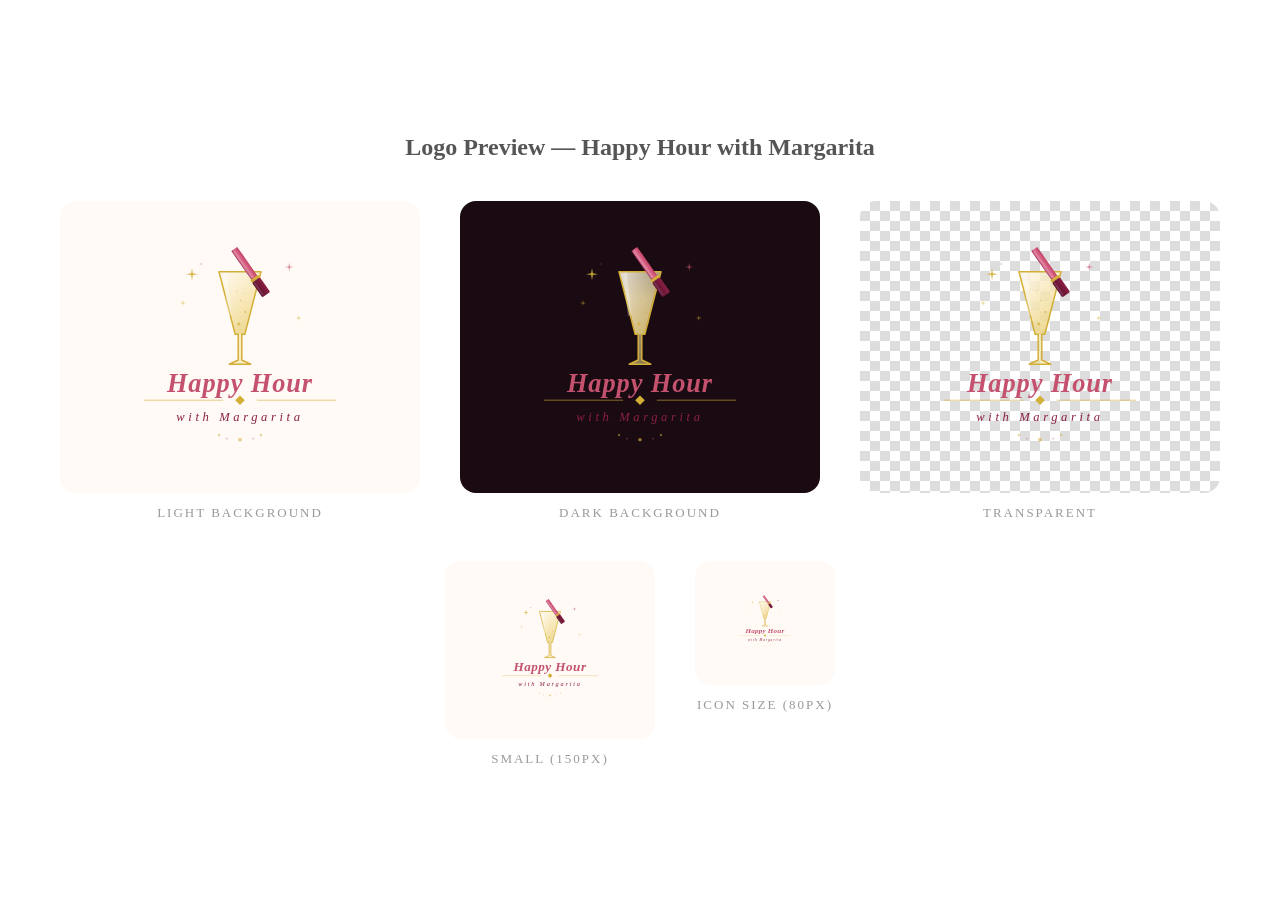
<file: logo-preview.html>
<!DOCTYPE html>
<html lang="en">
<head>
  <meta charset="UTF-8">
  <title>Happy Hour with Margarita — Logo Preview</title>
  <style>
    body {
      margin: 0;
      display: flex;
      flex-direction: column;
      align-items: center;
      justify-content: center;
      min-height: 100vh;
      gap: 40px;
      padding: 40px;
      box-sizing: border-box;
    }
    h2 { font-family: Georgia, serif; color: #555; margin: 0; }

    .preview {
      display: flex;
      flex-direction: column;
      align-items: center;
      gap: 12px;
    }
    .label {
      font-family: Georgia, serif;
      font-size: 13px;
      color: #999;
      letter-spacing: 2px;
      text-transform: uppercase;
    }

    /* Light background */
    .bg-light { background: #FFFAF5; border-radius: 16px; padding: 30px; }
    /* Dark background */
    .bg-dark  { background: #1A0A12; border-radius: 16px; padding: 30px; }
    /* Transparent (checkerboard) */
    .bg-check {
      background-image: linear-gradient(45deg,#ddd 25%,transparent 25%),
                        linear-gradient(-45deg,#ddd 25%,transparent 25%),
                        linear-gradient(45deg,transparent 75%,#ddd 75%),
                        linear-gradient(-45deg,transparent 75%,#ddd 75%);
      background-size: 20px 20px;
      background-position: 0 0,0 10px,10px -10px,-10px 0;
      border-radius: 16px;
      padding: 30px;
    }

    .row { display: flex; gap: 40px; flex-wrap: wrap; justify-content: center; }
  </style>
</head>
<body>
  <h2>Logo Preview — Happy Hour with Margarita</h2>

  <div class="row">
    <div class="preview">
      <div class="bg-light">
        <img src="logo.svg" width="300"/>
      </div>
      <span class="label">Light Background</span>
    </div>

    <div class="preview">
      <div class="bg-dark">
        <img src="logo.svg" width="300"/>
      </div>
      <span class="label">Dark Background</span>
    </div>

    <div class="preview">
      <div class="bg-check">
        <img src="logo.svg" width="300"/>
      </div>
      <span class="label">Transparent</span>
    </div>
  </div>

  <div class="row">
    <div class="preview">
      <div class="bg-light">
        <img src="logo.svg" width="150"/>
      </div>
      <span class="label">Small (150px)</span>
    </div>
    <div class="preview">
      <div class="bg-light">
        <img src="logo.svg" width="80"/>
      </div>
      <span class="label">Icon Size (80px)</span>
    </div>
  </div>
</body>
</html>
</file>
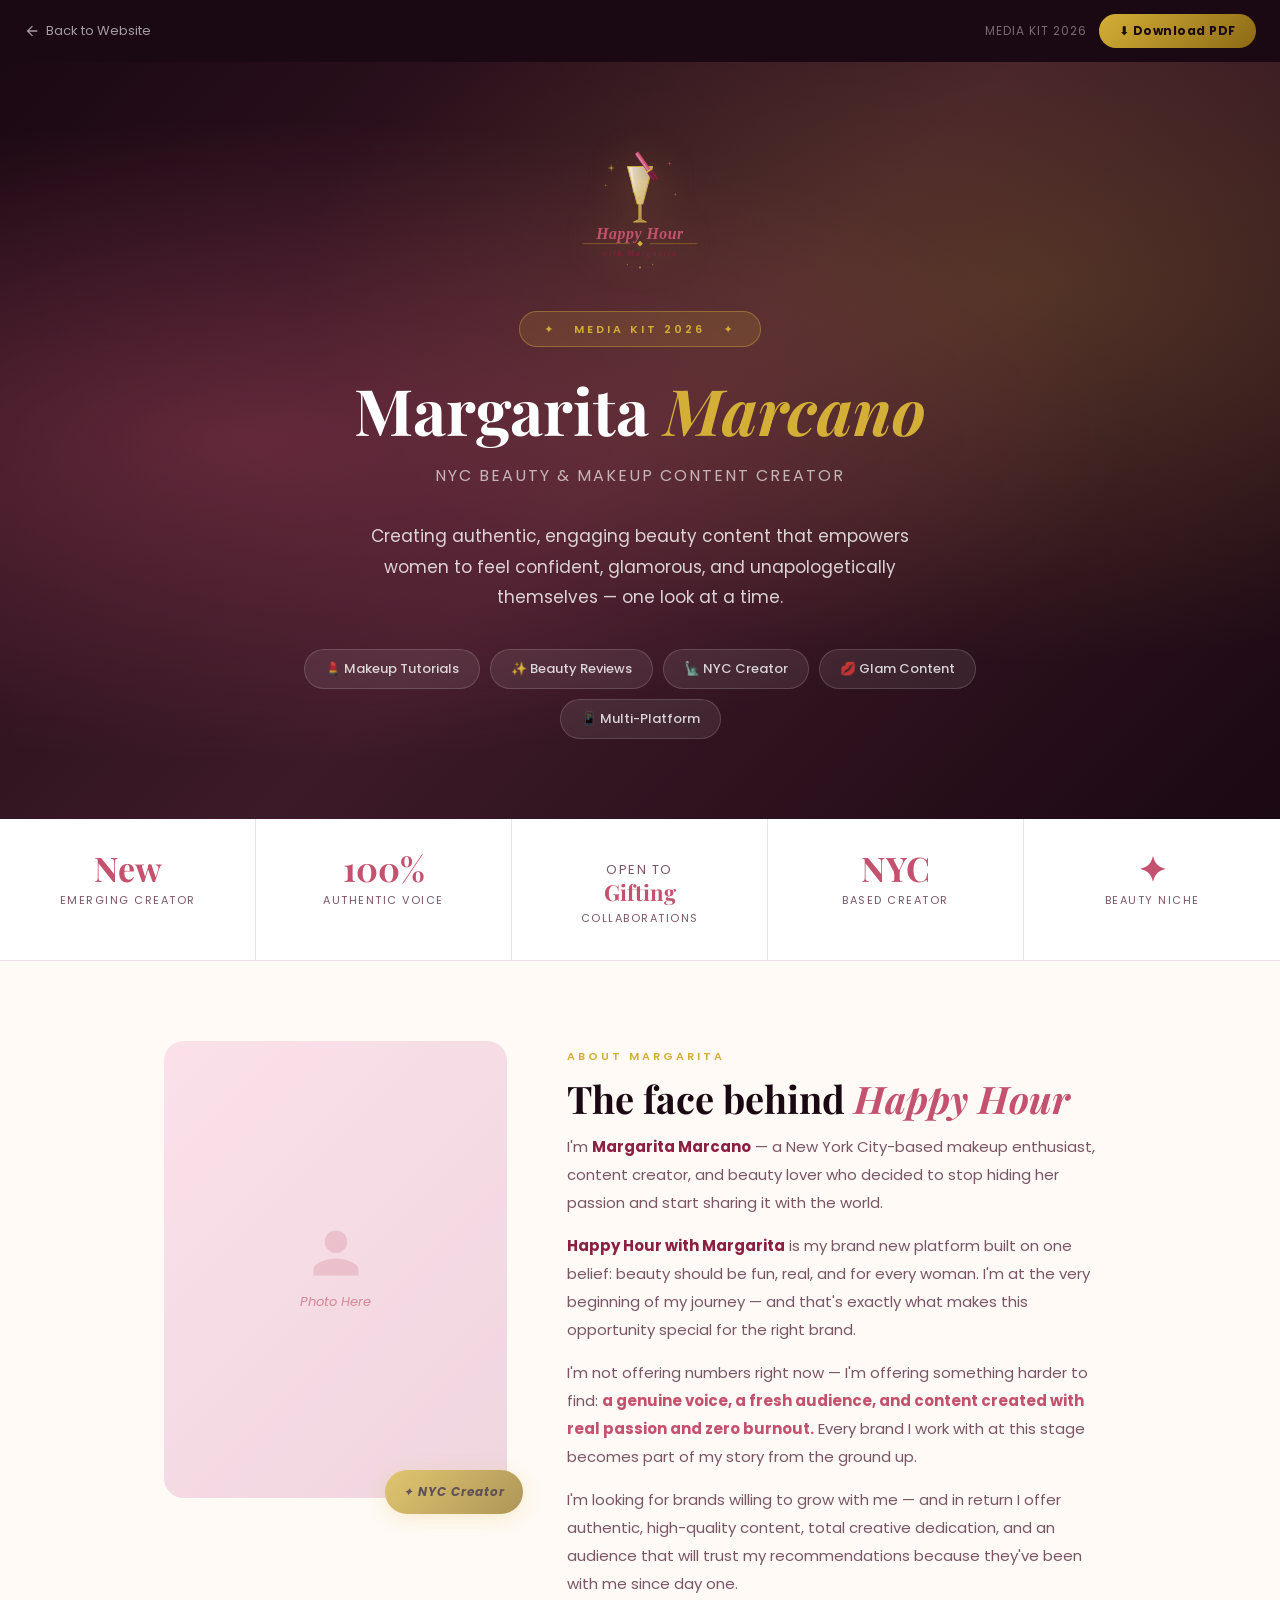
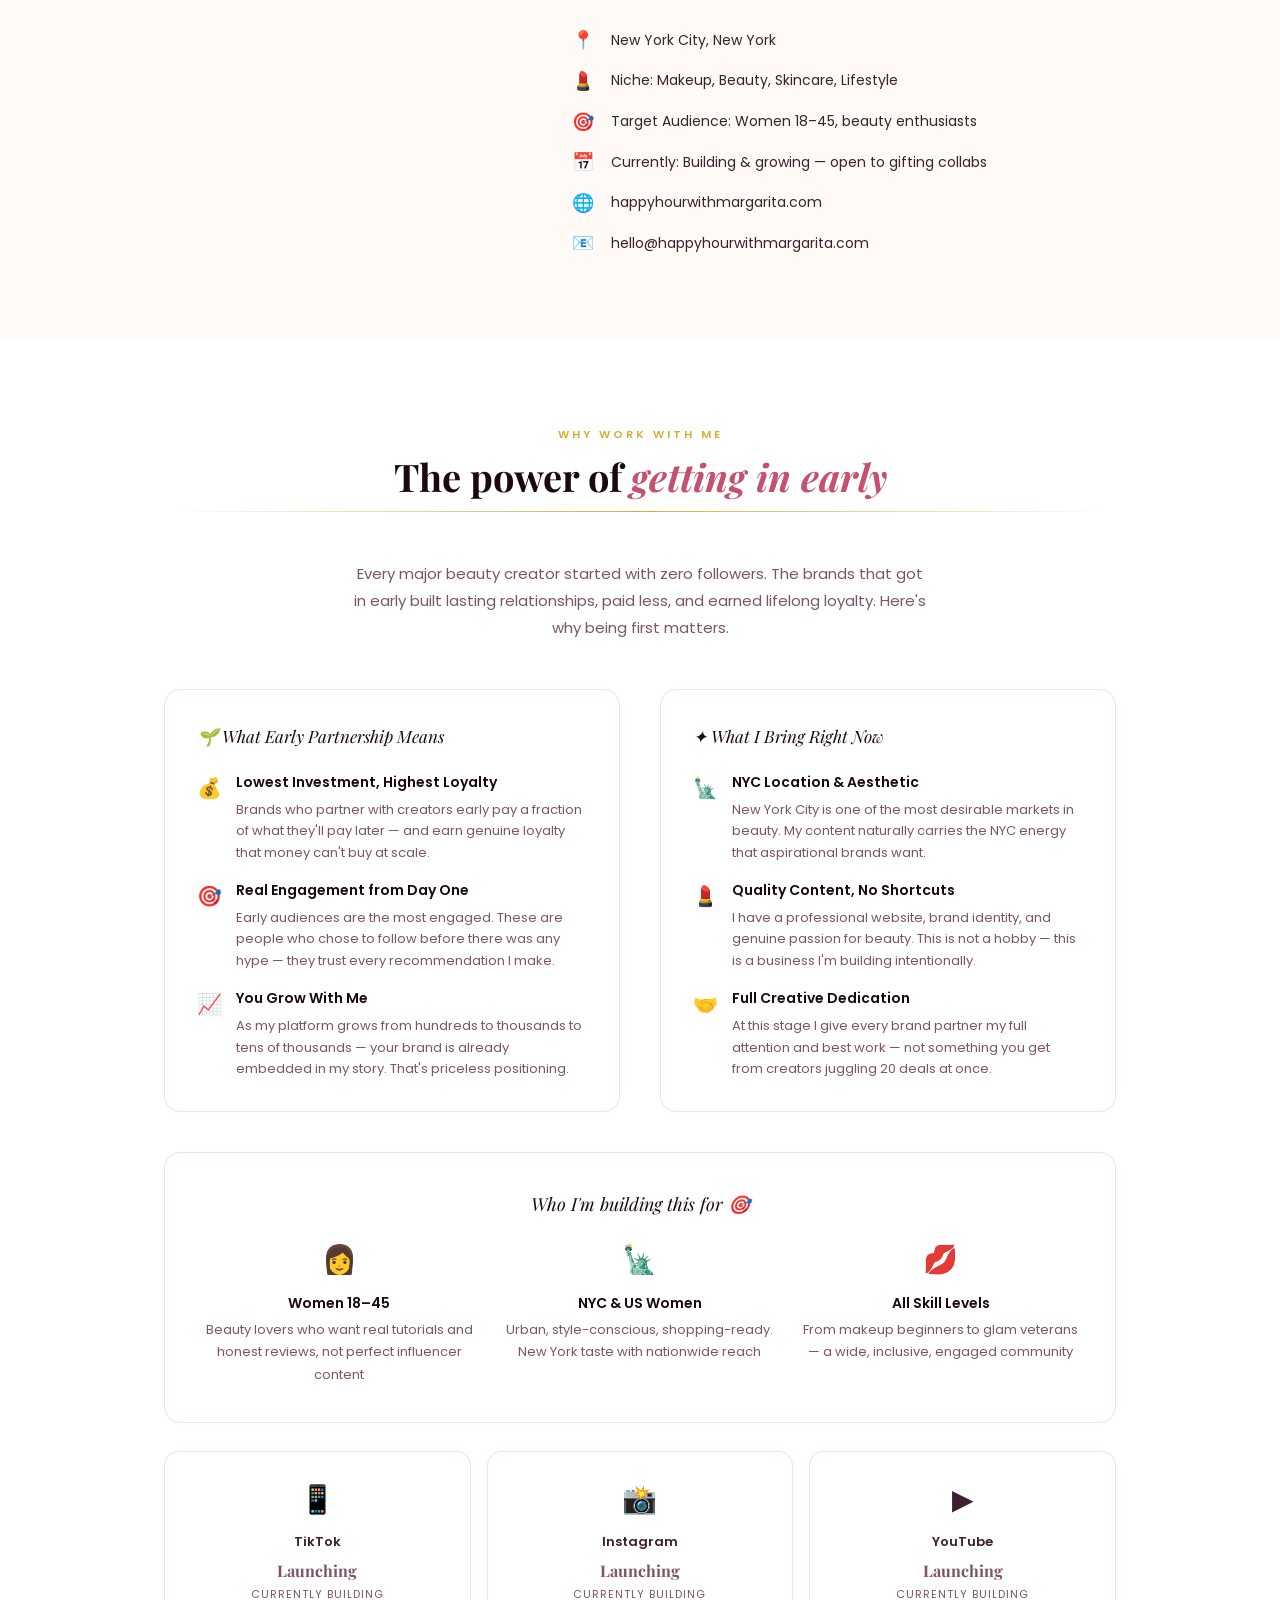
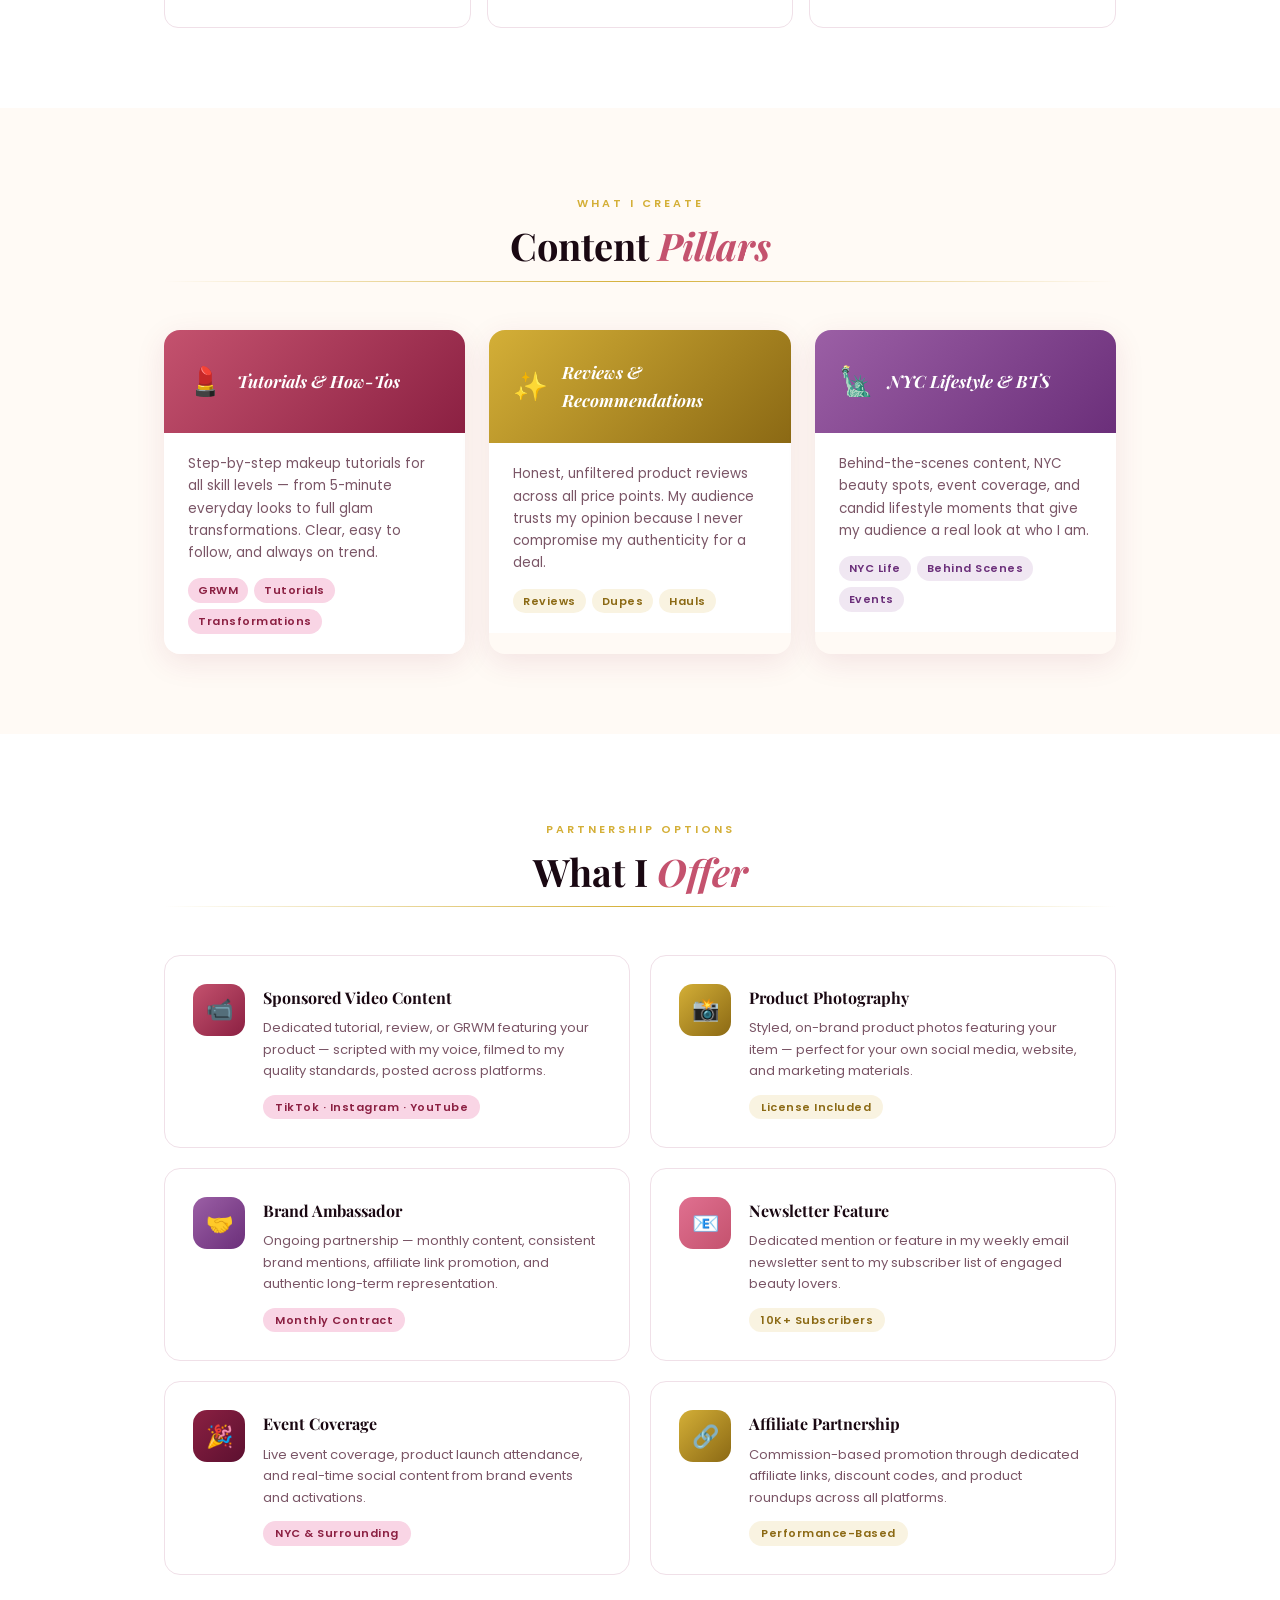
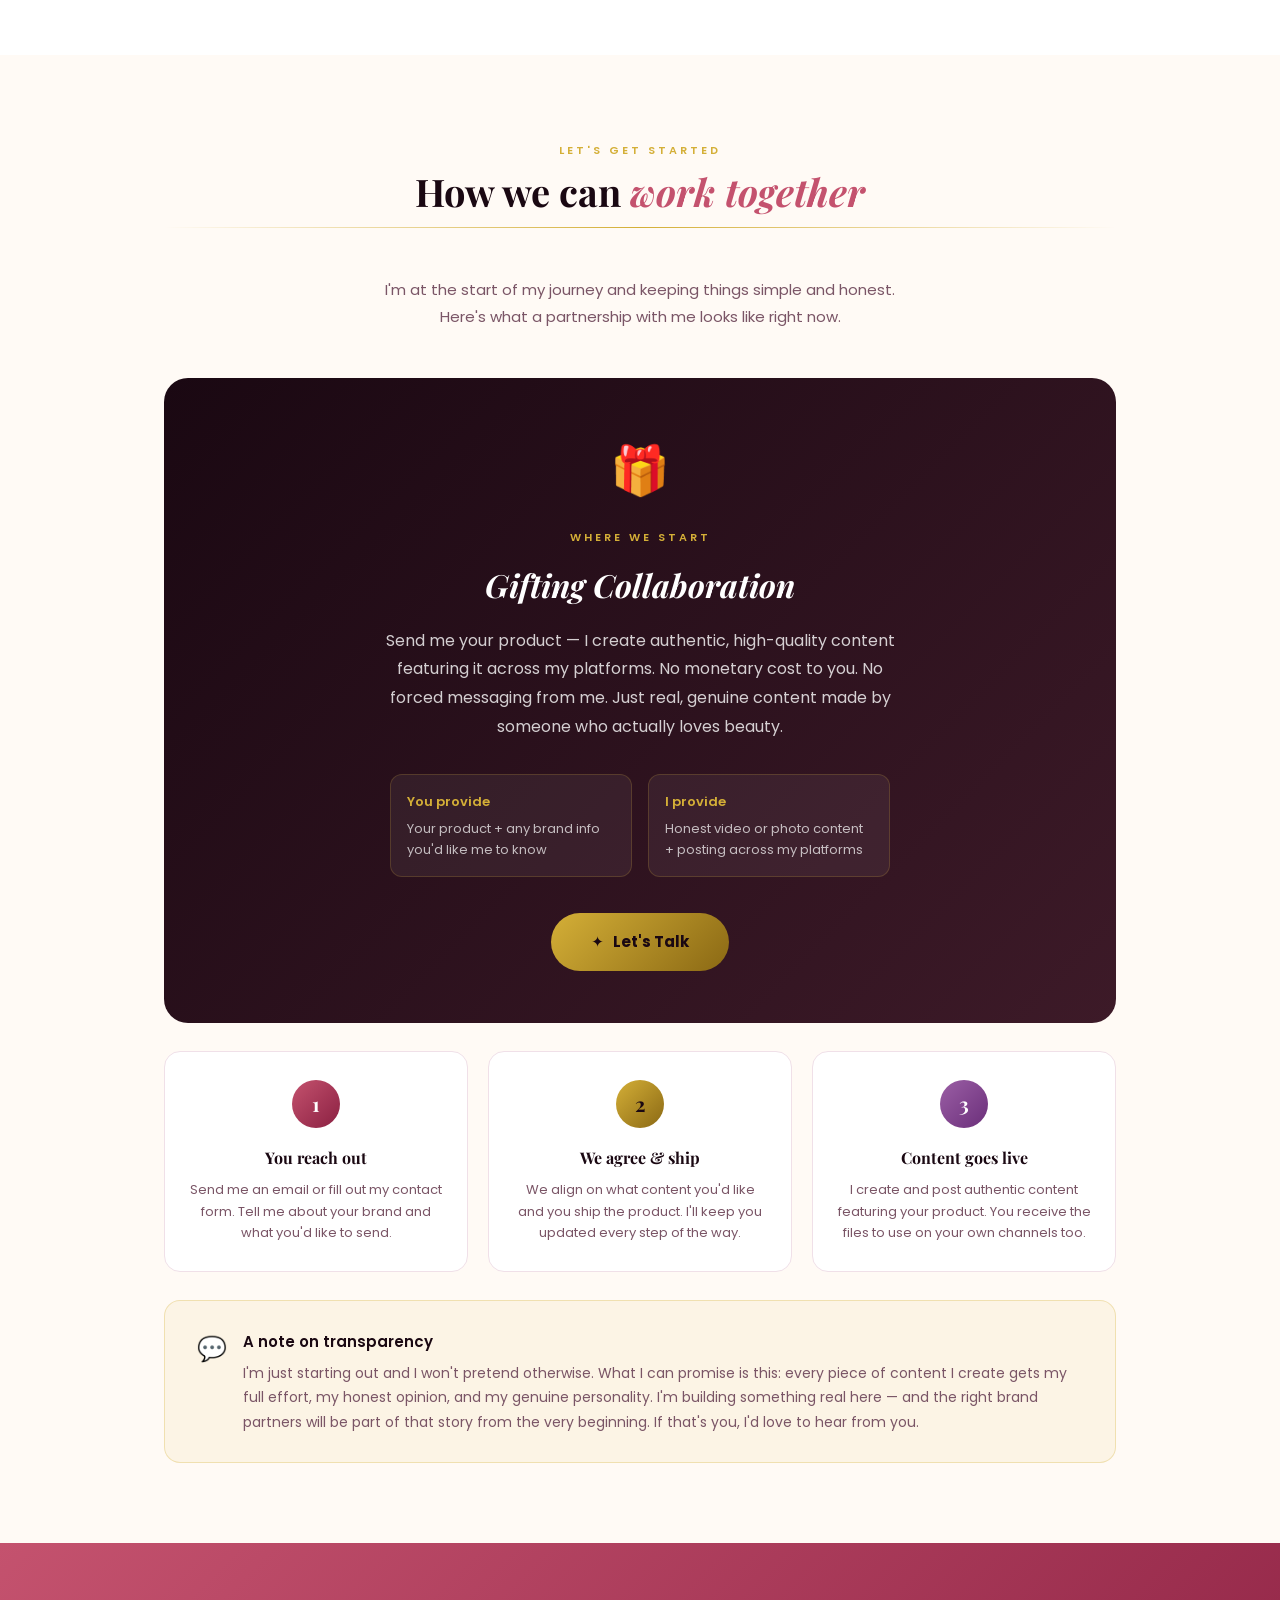
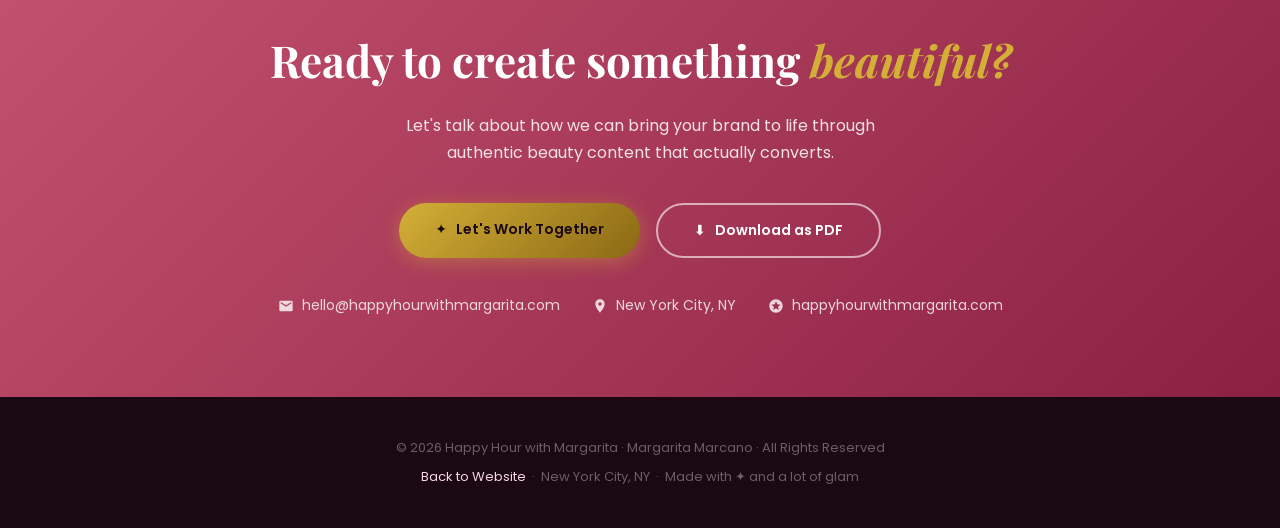
<file: media-kit.html>
<!DOCTYPE html>
<html lang="en">
<head>
  <meta charset="UTF-8"/>
  <meta name="viewport" content="width=device-width, initial-scale=1.0"/>
  <meta name="description" content="Media Kit — Happy Hour with Margarita. NYC-based makeup content creator available for brand partnerships, sponsored content, and collaborations."/>
  <title>Media Kit — Happy Hour with Margarita</title>
  <link rel="icon" href="logo.svg" type="image/svg+xml"/>
  <link rel="preconnect" href="https://fonts.googleapis.com"/>
  <link rel="preconnect" href="https://fonts.gstatic.com" crossorigin/>
  <link href="https://fonts.googleapis.com/css2?family=Playfair+Display:ital,wght@0,400;0,700;1,400;1,700&family=Poppins:wght@300;400;500;600&display=swap" rel="stylesheet"/>
  <style>
    :root {
      --rose:      #C4526E;
      --rose-dark: #8B2042;
      --rose-light:#F9D5E5;
      --gold:      #D4AF37;
      --gold-dark: #8B6914;
      --cream:     #FFFAF5;
      --dark:      #1A0812;
      --mid:       #3D1A28;
      --text:      #3A2030;
      --text-light:#7A5566;
      --white:     #FFFFFF;
      --serif:     'Playfair Display', Georgia, serif;
      --sans:      'Poppins', system-ui, sans-serif;
    }
    *, *::before, *::after { box-sizing: border-box; margin: 0; padding: 0; }
    html { scroll-behavior: smooth; }
    body { font-family: var(--sans); background: var(--cream); color: var(--text); line-height: 1.7; }
    a { text-decoration: none; color: inherit; }
    img { max-width: 100%; display: block; }

    /* ===== PRINT STYLES ===== */
    @media print {
      .no-print { display: none !important; }
      body { background: white; }
      .hero { min-height: auto; padding: 40px; }
      section { padding: 30px 0; break-inside: avoid; }
    }

    /* ===== TOP BAR ===== */
    .topbar {
      background: var(--dark);
      padding: 14px 24px;
      display: flex;
      align-items: center;
      justify-content: space-between;
      flex-wrap: wrap;
      gap: 12px;
    }
    .topbar a { color: rgba(255,255,255,0.6); font-size: 13px; display: flex; align-items: center; gap: 6px; transition: color 0.3s; }
    .topbar a:hover { color: var(--gold); }
    .topbar-right { display: flex; gap: 12px; align-items: center; }
    .print-btn {
      display: inline-flex; align-items: center; gap: 8px;
      padding: 8px 20px; border-radius: 50px;
      background: linear-gradient(135deg, var(--gold), var(--gold-dark));
      color: var(--dark); font-size: 12px; font-weight: 700;
      letter-spacing: 0.5px; cursor: pointer; border: none;
      font-family: var(--sans); transition: opacity 0.3s;
    }
    .print-btn:hover { opacity: 0.9; }

    /* ===== HERO ===== */
    .hero {
      background: linear-gradient(135deg, var(--dark) 0%, var(--mid) 50%, var(--dark) 100%);
      padding: 80px 24px;
      text-align: center;
      position: relative;
      overflow: hidden;
    }
    .hero::before {
      content: '';
      position: absolute; inset: 0;
      background:
        radial-gradient(ellipse at 20% 50%, rgba(196,82,110,0.35) 0%, transparent 60%),
        radial-gradient(ellipse at 80% 30%, rgba(212,175,55,0.2) 0%, transparent 50%);
    }
    .hero-inner { position: relative; z-index: 2; max-width: 800px; margin: 0 auto; }
    .hero-tag {
      display: inline-block;
      background: rgba(212,175,55,0.15);
      border: 1px solid rgba(212,175,55,0.4);
      border-radius: 50px; padding: 8px 24px;
      font-size: 11px; letter-spacing: 3px; text-transform: uppercase;
      color: var(--gold); font-weight: 600; margin-bottom: 28px;
    }
    .hero h1 { font-family: var(--serif); font-size: clamp(36px,6vw,64px); color: white; line-height: 1.1; margin-bottom: 16px; }
    .hero h1 em { color: var(--gold); font-style: italic; }
    .hero-sub { font-size: 16px; color: rgba(255,255,255,0.65); letter-spacing: 2px; text-transform: uppercase; margin-bottom: 32px; }
    .hero-logo { width: 180px; margin: 0 auto 32px; filter: drop-shadow(0 4px 20px rgba(212,175,55,0.3)); }
    .hero-desc { font-size: 17px; color: rgba(255,255,255,0.8); max-width: 560px; margin: 0 auto 36px; line-height: 1.8; }
    .hero-pills { display: flex; gap: 10px; justify-content: center; flex-wrap: wrap; }
    .pill {
      padding: 8px 20px; border-radius: 50px;
      background: rgba(255,255,255,0.08);
      border: 1px solid rgba(255,255,255,0.15);
      color: rgba(255,255,255,0.8); font-size: 13px; font-weight: 500;
    }

    /* ===== CONTAINER ===== */
    .container { max-width: 1000px; margin: 0 auto; padding: 0 24px; }
    .section { padding: 80px 0; }
    .section-label { display: inline-block; font-size: 11px; font-weight: 600; letter-spacing: 3px; text-transform: uppercase; color: var(--gold); margin-bottom: 10px; }
    .section-title { font-family: var(--serif); font-size: clamp(26px,4vw,38px); color: var(--dark); line-height: 1.2; margin-bottom: 12px; }
    .section-title em { color: var(--rose); font-style: italic; }
    .divider { height: 1px; background: linear-gradient(90deg, transparent, var(--gold), transparent); margin: 0 0 48px; }

    /* ===== QUICK STATS ===== */
    .stats-bar { background: var(--white); border-bottom: 1px solid #F0E0E8; }
    .stats-grid { display: grid; grid-template-columns: repeat(5,1fr); }
    .stat-box {
      padding: 32px 20px; text-align: center;
      border-right: 1px solid #F0E0E8;
      transition: background 0.3s;
    }
    .stat-box:last-child { border-right: none; }
    .stat-box:hover { background: var(--cream); }
    .stat-num { font-family: var(--serif); font-size: 34px; font-weight: 700; color: var(--rose); line-height: 1; display: block; }
    .stat-label { font-size: 11px; letter-spacing: 1.5px; text-transform: uppercase; color: var(--text-light); margin-top: 6px; display: block; }

    /* ===== ABOUT ===== */
    .about-grid { display: grid; grid-template-columns: 1fr 1.6fr; gap: 60px; align-items: start; }
    .about-photo-wrap {
      aspect-ratio: 3/4; border-radius: 20px;
      background: linear-gradient(135deg, var(--rose-light), #E8C5D5);
      display: flex; align-items: center; justify-content: center;
      flex-direction: column; gap: 10px;
      color: var(--rose); font-size: 13px; font-style: italic; opacity: 0.7;
      position: relative;
    }
    .about-photo-wrap svg { opacity: 0.3; }
    .about-photo-badge {
      position: absolute; bottom: -16px; right: -16px;
      background: linear-gradient(135deg, var(--gold), var(--gold-dark));
      color: var(--dark); padding: 12px 18px; border-radius: 50px;
      font-size: 12px; font-weight: 700; letter-spacing: 1px;
      box-shadow: 0 4px 20px rgba(212,175,55,0.3);
    }
    .about-text p { font-size: 15px; color: var(--text-light); line-height: 1.85; margin-bottom: 16px; }
    .about-text strong { color: var(--rose-dark); }
    .about-facts { margin-top: 28px; display: flex; flex-direction: column; gap: 10px; }
    .fact { display: flex; align-items: center; gap: 12px; font-size: 14px; color: var(--text); }
    .fact-icon { font-size: 18px; width: 32px; text-align: center; }

    /* ===== AUDIENCE ===== */
    .audience-section { background: var(--white); }
    .audience-grid { display: grid; grid-template-columns: 1fr 1fr; gap: 40px; }
    .demo-card { border-radius: 16px; border: 1.5px solid #F0E0E8; padding: 32px; }
    .demo-title { font-family: var(--serif); font-size: 17px; color: var(--dark); margin-bottom: 20px; font-style: italic; }
    .demo-bar-wrap { display: flex; flex-direction: column; gap: 12px; }
    .demo-row { display: flex; flex-direction: column; gap: 5px; }
    .demo-row-top { display: flex; justify-content: space-between; font-size: 13px; }
    .demo-row-top span:first-child { color: var(--text); font-weight: 500; }
    .demo-row-top span:last-child { color: var(--rose); font-weight: 600; }
    .bar-track { height: 6px; background: #F0E0E8; border-radius: 6px; overflow: hidden; }
    .bar-fill { height: 100%; border-radius: 6px; background: linear-gradient(90deg, var(--rose), var(--gold)); transition: width 1.2s ease; }
    .platform-grid { display: grid; grid-template-columns: repeat(3,1fr); gap: 16px; margin-top: 32px; }
    .platform-card {
      padding: 24px 16px; border-radius: 14px; text-align: center;
      border: 1.5px solid #F0E0E8; transition: all 0.3s;
    }
    .platform-card:hover { border-color: var(--rose); transform: translateY(-3px); }
    .platform-icon { font-size: 28px; margin-bottom: 8px; }
    .platform-name { font-size: 13px; font-weight: 600; color: var(--text); margin-bottom: 4px; }
    .platform-stat { font-family: var(--serif); font-size: 22px; font-weight: 700; color: var(--rose); }
    .platform-sub { font-size: 11px; color: var(--text-light); letter-spacing: 1px; text-transform: uppercase; }

    /* ===== CONTENT PILLARS ===== */
    .pillars-grid { display: grid; grid-template-columns: repeat(3,1fr); gap: 24px; }
    .pillar-card {
      border-radius: 16px; overflow: hidden;
      box-shadow: 0 8px 30px rgba(140,32,66,0.1);
      transition: transform 0.3s, box-shadow 0.3s;
    }
    .pillar-card:hover { transform: translateY(-5px); box-shadow: 0 16px 40px rgba(140,32,66,0.18); }
    .pillar-top { padding: 28px 24px; display: flex; align-items: center; gap: 14px; }
    .pillar-icon { font-size: 28px; }
    .pillar-top h3 { font-family: var(--serif); font-size: 17px; color: white; font-style: italic; }
    .pillar-body { background: white; padding: 20px 24px; }
    .pillar-body p { font-size: 13.5px; color: var(--text-light); line-height: 1.65; margin-bottom: 14px; }
    .pillar-tags { display: flex; flex-wrap: wrap; gap: 6px; }
    .ptag { padding: 3px 10px; border-radius: 50px; font-size: 11px; font-weight: 600; letter-spacing: 0.5px; }

    /* ===== SERVICES / WHAT I OFFER ===== */
    .services-section { background: var(--white); }
    .services-grid { display: grid; grid-template-columns: 1fr 1fr; gap: 20px; }
    .service-card {
      padding: 28px; border-radius: 16px;
      border: 1.5px solid #F0E0E8; display: flex; gap: 18px;
      transition: all 0.3s; align-items: flex-start;
    }
    .service-card:hover { border-color: var(--rose); box-shadow: 0 8px 30px rgba(196,82,110,0.1); }
    .service-icon-wrap {
      width: 52px; height: 52px; border-radius: 14px; flex-shrink: 0;
      display: flex; align-items: center; justify-content: center; font-size: 22px;
    }
    .service-card h3 { font-family: var(--serif); font-size: 16px; color: var(--dark); margin-bottom: 6px; }
    .service-card p { font-size: 13px; color: var(--text-light); line-height: 1.65; margin-bottom: 10px; }
    .service-badge {
      display: inline-block; padding: 3px 12px; border-radius: 50px;
      font-size: 11px; font-weight: 600; letter-spacing: 0.5px;
    }
    .badge-rose { background: var(--rose-light); color: var(--rose-dark); }
    .badge-gold { background: rgba(212,175,55,0.15); color: var(--gold-dark); }

    /* ===== PREVIOUS WORK ===== */
    .work-grid { display: grid; grid-template-columns: repeat(4,1fr); gap: 20px; }
    .work-card {
      border-radius: 14px; overflow: hidden;
      box-shadow: 0 4px 20px rgba(140,32,66,0.1);
      text-align: center; transition: transform 0.3s;
    }
    .work-card:hover { transform: translateY(-4px); }
    .work-thumb { aspect-ratio: 4/3; display: flex; align-items: center; justify-content: center; font-size: 14px; color: rgba(255,255,255,0.7); font-style: italic; }
    .work-label { background: white; padding: 12px; font-size: 12px; font-weight: 600; color: var(--text); }
    .work-type { font-size: 10px; color: var(--text-light); letter-spacing: 1px; text-transform: uppercase; }

    /* ===== TESTIMONIAL ===== */
    .mk-testimonial {
      background: linear-gradient(135deg, var(--dark), var(--mid));
      border-radius: 20px; padding: 48px;
      text-align: center; position: relative; overflow: hidden;
    }
    .mk-testimonial::before {
      content: '"';
      position: absolute; top: -20px; left: 24px;
      font-family: var(--serif); font-size: 180px; color: rgba(212,175,55,0.08); line-height: 1;
    }
    .mk-testimonial p { font-family: var(--serif); font-size: 22px; color: white; font-style: italic; line-height: 1.7; margin-bottom: 24px; position: relative; z-index: 1; }
    .mk-testimonial cite { font-size: 13px; color: var(--gold); letter-spacing: 1px; text-transform: uppercase; font-style: normal; }

    /* ===== RATES / PACKAGES ===== */
    .rates-section { background: var(--cream); }
    .rates-note {
      background: rgba(212,175,55,0.1); border: 1px solid rgba(212,175,55,0.3);
      border-radius: 12px; padding: 16px 24px; margin-bottom: 36px;
      font-size: 14px; color: var(--text-light); text-align: center;
    }
    .rates-grid { display: grid; grid-template-columns: repeat(3,1fr); gap: 24px; }
    .rate-card {
      background: var(--white); border-radius: 20px;
      border: 1.5px solid #F0E0E8; padding: 36px 28px; text-align: center;
      transition: all 0.3s;
    }
    .rate-card:hover { border-color: var(--rose); box-shadow: 0 8px 30px rgba(196,82,110,0.12); transform: translateY(-4px); }
    .rate-card.featured { border-color: var(--rose); background: linear-gradient(to bottom, rgba(196,82,110,0.04), white); }
    .rate-label { font-size: 11px; letter-spacing: 2px; text-transform: uppercase; color: var(--gold); margin-bottom: 8px; }
    .rate-card h3 { font-family: var(--serif); font-size: 20px; color: var(--dark); margin-bottom: 8px; }
    .rate-price { font-family: var(--serif); font-size: 36px; font-weight: 700; color: var(--rose); margin: 12px 0; }
    .rate-price span { font-size: 14px; color: var(--text-light); font-family: var(--sans); font-weight: 400; }
    .rate-features { text-align: left; margin: 20px 0; display: flex; flex-direction: column; gap: 8px; }
    .rate-feature { font-size: 13px; color: var(--text-light); display: flex; align-items: flex-start; gap: 8px; }
    .rate-feature::before { content: '✦'; color: var(--gold); font-size: 10px; margin-top: 5px; flex-shrink: 0; }
    .gifting-box {
      background: linear-gradient(135deg, var(--dark), var(--mid));
      border-radius: 16px; padding: 32px; margin-top: 24px; text-align: center;
    }
    .gifting-box h3 { font-family: var(--serif); font-size: 22px; color: white; margin-bottom: 10px; font-style: italic; }
    .gifting-box p { font-size: 14px; color: rgba(255,255,255,0.7); line-height: 1.7; }

    /* ===== CTA ===== */
    .cta-section { background: linear-gradient(135deg, var(--rose), var(--rose-dark)); padding: 80px 24px; text-align: center; }
    .cta-section h2 { font-family: var(--serif); font-size: clamp(28px,4vw,44px); color: white; margin-bottom: 14px; }
    .cta-section h2 em { color: var(--gold); }
    .cta-section p { font-size: 16px; color: rgba(255,255,255,0.85); max-width: 500px; margin: 0 auto 36px; line-height: 1.7; }
    .cta-grid { display: flex; gap: 16px; justify-content: center; flex-wrap: wrap; margin-bottom: 36px; }
    .cta-info { display: flex; gap: 32px; justify-content: center; flex-wrap: wrap; }
    .cta-info-item { display: flex; align-items: center; gap: 8px; color: rgba(255,255,255,0.8); font-size: 14px; }
    .btn {
      display: inline-flex; align-items: center; gap: 8px;
      padding: 15px 36px; border-radius: 50px;
      font-family: var(--sans); font-size: 14px; font-weight: 600;
      cursor: pointer; border: none; transition: all 0.3s;
    }
    .btn:hover { transform: translateY(-2px); }
    .btn-gold { background: linear-gradient(135deg, var(--gold), var(--gold-dark)); color: var(--dark); box-shadow: 0 4px 20px rgba(212,175,55,0.4); }
    .btn-white-outline { background: transparent; color: white; border: 2px solid rgba(255,255,255,0.6); }
    .btn-white-outline:hover { background: rgba(255,255,255,0.1); }

    /* ===== FOOTER ===== */
    .mk-footer { background: var(--dark); padding: 40px 24px; text-align: center; }
    .mk-footer p { font-size: 13px; color: rgba(255,255,255,0.35); line-height: 1.7; }
    .mk-footer a { color: var(--rose-light); }

    /* ===== RESPONSIVE ===== */
    @media (max-width: 768px) {
      .stats-grid { grid-template-columns: repeat(3,1fr); }
      .stat-box:nth-child(4), .stat-box:nth-child(5) { border-top: 1px solid #F0E0E8; }
      .about-grid { grid-template-columns: 1fr; gap: 40px; }
      .audience-grid { grid-template-columns: 1fr; }
      .pillars-grid { grid-template-columns: 1fr; }
      .services-grid { grid-template-columns: 1fr; }
      .work-grid { grid-template-columns: repeat(2,1fr); }
      .rates-grid { grid-template-columns: 1fr; }
      .platform-grid { grid-template-columns: repeat(3,1fr); }
      .section { padding: 56px 0; }
      .mk-testimonial { padding: 32px 24px; }
      .mk-testimonial p { font-size: 18px; }
    }
    @media (max-width: 480px) {
      .stats-grid { grid-template-columns: 1fr 1fr; }
      .platform-grid { grid-template-columns: 1fr 1fr; }
      .work-grid { grid-template-columns: 1fr 1fr; }
    }
  </style>
</head>
<body>

  <!-- TOP BAR -->
  <div class="topbar no-print">
    <a href="index.html">
      <svg width="16" height="16" viewBox="0 0 24 24" fill="currentColor"><path d="M20 11H7.83l5.59-5.59L12 4l-8 8 8 8 1.41-1.41L7.83 13H20v-2z"/></svg>
      Back to Website
    </a>
    <div class="topbar-right">
      <span style="font-size:12px;color:rgba(255,255,255,0.4);letter-spacing:1px;">MEDIA KIT 2026</span>
      <button class="print-btn" onclick="window.print()">⬇ Download PDF</button>
    </div>
  </div>


  <!-- ===== HERO ===== -->
  <section class="hero">
    <div class="hero-inner">
      <img src="logo.svg" alt="Happy Hour with Margarita" class="hero-logo"/>
      <div class="hero-tag">✦ &nbsp; Media Kit 2026 &nbsp; ✦</div>
      <h1>Margarita <em>Marcano</em></h1>
      <p class="hero-sub">NYC Beauty &amp; Makeup Content Creator</p>
      <p class="hero-desc">
        Creating authentic, engaging beauty content that empowers women to feel confident, glamorous, and unapologetically themselves — one look at a time.
      </p>
      <div class="hero-pills">
        <span class="pill">💄 Makeup Tutorials</span>
        <span class="pill">✨ Beauty Reviews</span>
        <span class="pill">🗽 NYC Creator</span>
        <span class="pill">💋 Glam Content</span>
        <span class="pill">📱 Multi-Platform</span>
      </div>
    </div>
  </section>


  <!-- ===== QUICK STATS ===== -->
  <div class="stats-bar">
    <div class="stats-grid">
      <div class="stat-box">
        <span class="stat-num">New</span>
        <span class="stat-label">Emerging Creator</span>
      </div>
      <div class="stat-box">
        <span class="stat-num">100%</span>
        <span class="stat-label">Authentic Voice</span>
      </div>
      <div class="stat-box">
        <span class="stat-label" style="font-size:13px;margin-top:8px;">Open to</span>
        <span class="stat-num" style="font-size:22px;">Gifting</span>
        <span class="stat-label">Collaborations</span>
      </div>
      <div class="stat-box">
        <span class="stat-num">NYC</span>
        <span class="stat-label">Based Creator</span>
      </div>
      <div class="stat-box">
        <span class="stat-num">✦</span>
        <span class="stat-label">Beauty Niche</span>
      </div>
    </div>
  </div>


  <!-- ===== ABOUT ===== -->
  <section class="section" style="background:var(--cream);">
    <div class="container">
      <div class="about-grid">
        <div style="position:relative;">
          <div class="about-photo-wrap">
            <svg width="56" height="56" viewBox="0 0 24 24" fill="#C4526E"><path d="M12 12c2.7 0 4.8-2.1 4.8-4.8S14.7 2.4 12 2.4 7.2 4.5 7.2 7.2 9.3 12 12 12zm0 2.4c-3.2 0-9.6 1.6-9.6 4.8v2.4h19.2v-2.4c0-3.2-6.4-4.8-9.6-4.8z"/></svg>
            <span>Photo Here</span>
            <div class="about-photo-badge">✦ NYC Creator</div>
          </div>
        </div>
        <div class="about-text">
          <span class="section-label">About Margarita</span>
          <h2 class="section-title">The face behind <em>Happy Hour</em></h2>
          <p>
            I'm <strong>Margarita Marcano</strong> — a New York City-based makeup enthusiast, content creator, and beauty lover who decided to stop hiding her passion and start sharing it with the world.
          </p>
          <p>
            <strong>Happy Hour with Margarita</strong> is my brand new platform built on one belief: beauty should be fun, real, and for every woman. I'm at the very beginning of my journey — and that's exactly what makes this opportunity special for the right brand.
          </p>
          <p>
            I'm not offering numbers right now — I'm offering something harder to find: <strong style="color:var(--rose);">a genuine voice, a fresh audience, and content created with real passion and zero burnout.</strong> Every brand I work with at this stage becomes part of my story from the ground up.
          </p>
          <p>
            I'm looking for brands willing to grow with me — and in return I offer authentic, high-quality content, total creative dedication, and an audience that will trust my recommendations because they've been with me since day one.
          </p>
          <div class="about-facts">
            <div class="fact"><span class="fact-icon">📍</span> New York City, New York</div>
            <div class="fact"><span class="fact-icon">💄</span> Niche: Makeup, Beauty, Skincare, Lifestyle</div>
            <div class="fact"><span class="fact-icon">🎯</span> Target Audience: Women 18–45, beauty enthusiasts</div>
            <div class="fact"><span class="fact-icon">📅</span> Currently: Building & growing — open to gifting collabs</div>
            <div class="fact"><span class="fact-icon">🌐</span> happyhourwithmargarita.com</div>
            <div class="fact"><span class="fact-icon">📧</span> hello@happyhourwithmargarita.com</div>
          </div>
        </div>
      </div>
    </div>
  </section>


  <!-- ===== WHY EMERGING CREATORS ===== -->
  <section class="section audience-section">
    <div class="container">
      <div style="text-align:center;margin-bottom:48px;">
        <span class="section-label">Why Work With Me</span>
        <h2 class="section-title">The power of <em>getting in early</em></h2>
        <div class="divider"></div>
        <p style="color:var(--text-light);max-width:580px;margin:0 auto;font-size:15px;line-height:1.8;">
          Every major beauty creator started with zero followers. The brands that got in early built lasting relationships, paid less, and earned lifelong loyalty. Here's why being first matters.
        </p>
      </div>

      <div class="audience-grid">
        <div class="demo-card">
          <p class="demo-title">🌱 What Early Partnership Means</p>
          <div style="display:flex;flex-direction:column;gap:16px;margin-top:8px;">
            <div style="display:flex;gap:14px;align-items:flex-start;">
              <span style="font-size:20px;">💰</span>
              <div>
                <p style="font-size:14px;font-weight:600;color:var(--dark);margin-bottom:4px;">Lowest Investment, Highest Loyalty</p>
                <p style="font-size:13px;color:var(--text-light);line-height:1.65;">Brands who partner with creators early pay a fraction of what they'll pay later — and earn genuine loyalty that money can't buy at scale.</p>
              </div>
            </div>
            <div style="display:flex;gap:14px;align-items:flex-start;">
              <span style="font-size:20px;">🎯</span>
              <div>
                <p style="font-size:14px;font-weight:600;color:var(--dark);margin-bottom:4px;">Real Engagement from Day One</p>
                <p style="font-size:13px;color:var(--text-light);line-height:1.65;">Early audiences are the most engaged. These are people who chose to follow before there was any hype — they trust every recommendation I make.</p>
              </div>
            </div>
            <div style="display:flex;gap:14px;align-items:flex-start;">
              <span style="font-size:20px;">📈</span>
              <div>
                <p style="font-size:14px;font-weight:600;color:var(--dark);margin-bottom:4px;">You Grow With Me</p>
                <p style="font-size:13px;color:var(--text-light);line-height:1.65;">As my platform grows from hundreds to thousands to tens of thousands — your brand is already embedded in my story. That's priceless positioning.</p>
              </div>
            </div>
          </div>
        </div>

        <div class="demo-card">
          <p class="demo-title">✦ What I Bring Right Now</p>
          <div style="display:flex;flex-direction:column;gap:16px;margin-top:8px;">
            <div style="display:flex;gap:14px;align-items:flex-start;">
              <span style="font-size:20px;">🗽</span>
              <div>
                <p style="font-size:14px;font-weight:600;color:var(--dark);margin-bottom:4px;">NYC Location & Aesthetic</p>
                <p style="font-size:13px;color:var(--text-light);line-height:1.65;">New York City is one of the most desirable markets in beauty. My content naturally carries the NYC energy that aspirational brands want.</p>
              </div>
            </div>
            <div style="display:flex;gap:14px;align-items:flex-start;">
              <span style="font-size:20px;">💄</span>
              <div>
                <p style="font-size:14px;font-weight:600;color:var(--dark);margin-bottom:4px;">Quality Content, No Shortcuts</p>
                <p style="font-size:13px;color:var(--text-light);line-height:1.65;">I have a professional website, brand identity, and genuine passion for beauty. This is not a hobby — this is a business I'm building intentionally.</p>
              </div>
            </div>
            <div style="display:flex;gap:14px;align-items:flex-start;">
              <span style="font-size:20px;">🤝</span>
              <div>
                <p style="font-size:14px;font-weight:600;color:var(--dark);margin-bottom:4px;">Full Creative Dedication</p>
                <p style="font-size:13px;color:var(--text-light);line-height:1.65;">At this stage I give every brand partner my full attention and best work — not something you get from creators juggling 20 deals at once.</p>
              </div>
            </div>
          </div>
        </div>
      </div>

      <!-- Target Audience Description -->
      <div style="margin-top:40px;background:var(--white);border-radius:16px;padding:36px;border:1.5px solid #F0E0E8;">
        <p style="font-family:var(--serif);font-size:18px;color:var(--dark);margin-bottom:16px;font-style:italic;text-align:center;">Who I'm building this for 🎯</p>
        <div style="display:grid;grid-template-columns:repeat(3,1fr);gap:24px;text-align:center;">
          <div>
            <div style="font-size:28px;margin-bottom:8px;">👩</div>
            <p style="font-size:14px;font-weight:600;color:var(--dark);margin-bottom:4px;">Women 18–45</p>
            <p style="font-size:13px;color:var(--text-light);">Beauty lovers who want real tutorials and honest reviews, not perfect influencer content</p>
          </div>
          <div>
            <div style="font-size:28px;margin-bottom:8px;">🗽</div>
            <p style="font-size:14px;font-weight:600;color:var(--dark);margin-bottom:4px;">NYC & US Women</p>
            <p style="font-size:13px;color:var(--text-light);">Urban, style-conscious, shopping-ready. New York taste with nationwide reach</p>
          </div>
          <div>
            <div style="font-size:28px;margin-bottom:8px;">💋</div>
            <p style="font-size:14px;font-weight:600;color:var(--dark);margin-bottom:4px;">All Skill Levels</p>
            <p style="font-size:13px;color:var(--text-light);">From makeup beginners to glam veterans — a wide, inclusive, engaged community</p>
          </div>
        </div>
      </div>

      <!-- Platforms growing -->
      <div class="platform-grid" style="margin-top:28px;">
        <div class="platform-card">
          <div class="platform-icon">📱</div>
          <div class="platform-name">TikTok</div>
          <div class="platform-stat" style="font-size:16px;color:var(--text-light);">Launching</div>
          <div class="platform-sub">Currently Building</div>
        </div>
        <div class="platform-card">
          <div class="platform-icon">📸</div>
          <div class="platform-name">Instagram</div>
          <div class="platform-stat" style="font-size:16px;color:var(--text-light);">Launching</div>
          <div class="platform-sub">Currently Building</div>
        </div>
        <div class="platform-card">
          <div class="platform-icon">▶️</div>
          <div class="platform-name">YouTube</div>
          <div class="platform-stat" style="font-size:16px;color:var(--text-light);">Launching</div>
          <div class="platform-sub">Currently Building</div>
        </div>
      </div>
    </div>
  </section>


  <!-- ===== CONTENT PILLARS ===== -->
  <section class="section" style="background:var(--cream);">
    <div class="container">
      <div style="text-align:center;margin-bottom:48px;">
        <span class="section-label">What I Create</span>
        <h2 class="section-title">Content <em>Pillars</em></h2>
        <div class="divider"></div>
      </div>
      <div class="pillars-grid">
        <div class="pillar-card">
          <div class="pillar-top" style="background:linear-gradient(135deg,#C4526E,#8B2042);">
            <span class="pillar-icon">💄</span>
            <h3>Tutorials &amp; How-Tos</h3>
          </div>
          <div class="pillar-body">
            <p>Step-by-step makeup tutorials for all skill levels — from 5-minute everyday looks to full glam transformations. Clear, easy to follow, and always on trend.</p>
            <div class="pillar-tags">
              <span class="ptag" style="background:var(--rose-light);color:var(--rose-dark);">GRWM</span>
              <span class="ptag" style="background:var(--rose-light);color:var(--rose-dark);">Tutorials</span>
              <span class="ptag" style="background:var(--rose-light);color:var(--rose-dark);">Transformations</span>
            </div>
          </div>
        </div>
        <div class="pillar-card">
          <div class="pillar-top" style="background:linear-gradient(135deg,#D4AF37,#8B6914);">
            <span class="pillar-icon">✨</span>
            <h3>Reviews &amp; Recommendations</h3>
          </div>
          <div class="pillar-body">
            <p>Honest, unfiltered product reviews across all price points. My audience trusts my opinion because I never compromise my authenticity for a deal.</p>
            <div class="pillar-tags">
              <span class="ptag" style="background:rgba(212,175,55,0.15);color:var(--gold-dark);">Reviews</span>
              <span class="ptag" style="background:rgba(212,175,55,0.15);color:var(--gold-dark);">Dupes</span>
              <span class="ptag" style="background:rgba(212,175,55,0.15);color:var(--gold-dark);">Hauls</span>
            </div>
          </div>
        </div>
        <div class="pillar-card">
          <div class="pillar-top" style="background:linear-gradient(135deg,#9B5FA5,#6B2F7A);">
            <span class="pillar-icon">🗽</span>
            <h3>NYC Lifestyle &amp; BTS</h3>
          </div>
          <div class="pillar-body">
            <p>Behind-the-scenes content, NYC beauty spots, event coverage, and candid lifestyle moments that give my audience a real look at who I am.</p>
            <div class="pillar-tags">
              <span class="ptag" style="background:rgba(155,95,165,0.15);color:#6B2F7A;">NYC Life</span>
              <span class="ptag" style="background:rgba(155,95,165,0.15);color:#6B2F7A;">Behind Scenes</span>
              <span class="ptag" style="background:rgba(155,95,165,0.15);color:#6B2F7A;">Events</span>
            </div>
          </div>
        </div>
      </div>
    </div>
  </section>


  <!-- ===== SERVICES ===== -->
  <section class="section services-section">
    <div class="container">
      <div style="text-align:center;margin-bottom:48px;">
        <span class="section-label">Partnership Options</span>
        <h2 class="section-title">What I <em>Offer</em></h2>
        <div class="divider"></div>
      </div>
      <div class="services-grid">
        <div class="service-card">
          <div class="service-icon-wrap" style="background:linear-gradient(135deg,#C4526E,#8B2042);">📹</div>
          <div>
            <h3>Sponsored Video Content</h3>
            <p>Dedicated tutorial, review, or GRWM featuring your product — scripted with my voice, filmed to my quality standards, posted across platforms.</p>
            <span class="service-badge badge-rose">TikTok · Instagram · YouTube</span>
          </div>
        </div>
        <div class="service-card">
          <div class="service-icon-wrap" style="background:linear-gradient(135deg,#D4AF37,#8B6914);">📸</div>
          <div>
            <h3>Product Photography</h3>
            <p>Styled, on-brand product photos featuring your item — perfect for your own social media, website, and marketing materials.</p>
            <span class="service-badge badge-gold">License Included</span>
          </div>
        </div>
        <div class="service-card">
          <div class="service-icon-wrap" style="background:linear-gradient(135deg,#9B5FA5,#6B2F7A);">🤝</div>
          <div>
            <h3>Brand Ambassador</h3>
            <p>Ongoing partnership — monthly content, consistent brand mentions, affiliate link promotion, and authentic long-term representation.</p>
            <span class="service-badge badge-rose">Monthly Contract</span>
          </div>
        </div>
        <div class="service-card">
          <div class="service-icon-wrap" style="background:linear-gradient(135deg,#E07090,#C4526E);">📧</div>
          <div>
            <h3>Newsletter Feature</h3>
            <p>Dedicated mention or feature in my weekly email newsletter sent to my subscriber list of engaged beauty lovers.</p>
            <span class="service-badge badge-gold">10K+ Subscribers</span>
          </div>
        </div>
        <div class="service-card">
          <div class="service-icon-wrap" style="background:linear-gradient(135deg,#8B2042,#5C1030);">🎉</div>
          <div>
            <h3>Event Coverage</h3>
            <p>Live event coverage, product launch attendance, and real-time social content from brand events and activations.</p>
            <span class="service-badge badge-rose">NYC &amp; Surrounding</span>
          </div>
        </div>
        <div class="service-card">
          <div class="service-icon-wrap" style="background:linear-gradient(135deg,#D4AF37,#8B6914);">🔗</div>
          <div>
            <h3>Affiliate Partnership</h3>
            <p>Commission-based promotion through dedicated affiliate links, discount codes, and product roundups across all platforms.</p>
            <span class="service-badge badge-gold">Performance-Based</span>
          </div>
        </div>
      </div>
    </div>
  </section>


  <!-- ===== HOW TO START ===== -->
  <section class="section rates-section">
    <div class="container">
      <div style="text-align:center;margin-bottom:48px;">
        <span class="section-label">Let's Get Started</span>
        <h2 class="section-title">How we can <em>work together</em></h2>
        <div class="divider"></div>
        <p style="color:var(--text-light);max-width:540px;margin:0 auto;font-size:15px;line-height:1.8;">
          I'm at the start of my journey and keeping things simple and honest. Here's what a partnership with me looks like right now.
        </p>
      </div>

      <!-- Main gifting card -->
      <div style="background:linear-gradient(135deg,var(--dark),var(--mid));border-radius:24px;padding:52px 48px;text-align:center;margin-bottom:28px;">
        <div style="font-size:48px;margin-bottom:16px;">🎁</div>
        <p style="font-size:11px;letter-spacing:3px;text-transform:uppercase;color:var(--gold);margin-bottom:12px;font-weight:600;">Where we start</p>
        <h3 style="font-family:var(--serif);font-size:32px;color:white;margin-bottom:14px;font-style:italic;">Gifting Collaboration</h3>
        <p style="font-size:16px;color:rgba(255,255,255,0.8);max-width:520px;margin:0 auto 32px;line-height:1.8;">
          Send me your product — I create authentic, high-quality content featuring it across my platforms. No monetary cost to you. No forced messaging from me. Just real, genuine content made by someone who actually loves beauty.
        </p>
        <div style="display:grid;grid-template-columns:repeat(2,1fr);gap:16px;max-width:500px;margin:0 auto 36px;text-align:left;">
          <div style="background:rgba(255,255,255,0.06);border:1px solid rgba(212,175,55,0.2);border-radius:12px;padding:16px;">
            <p style="font-size:13px;font-weight:600;color:var(--gold);margin-bottom:6px;">You provide</p>
            <p style="font-size:13px;color:rgba(255,255,255,0.7);line-height:1.6;">Your product + any brand info you'd like me to know</p>
          </div>
          <div style="background:rgba(255,255,255,0.06);border:1px solid rgba(212,175,55,0.2);border-radius:12px;padding:16px;">
            <p style="font-size:13px;font-weight:600;color:var(--gold);margin-bottom:6px;">I provide</p>
            <p style="font-size:13px;color:rgba(255,255,255,0.7);line-height:1.6;">Honest video or photo content + posting across my platforms</p>
          </div>
        </div>
        <a href="index.html#contact" style="display:inline-flex;align-items:center;gap:8px;padding:16px 40px;background:linear-gradient(135deg,var(--gold),var(--gold-dark));border-radius:50px;font-family:var(--sans);font-size:15px;font-weight:700;color:var(--dark);text-decoration:none;">
          ✦ &nbsp; Let's Talk
        </a>
      </div>

      <!-- Three simple steps -->
      <div style="display:grid;grid-template-columns:repeat(3,1fr);gap:20px;margin-bottom:28px;">
        <div style="background:white;border-radius:16px;padding:28px 24px;text-align:center;border:1.5px solid #F0E0E8;">
          <div style="width:48px;height:48px;background:linear-gradient(135deg,var(--rose),var(--rose-dark));border-radius:50%;display:flex;align-items:center;justify-content:center;margin:0 auto 16px;font-family:var(--serif);font-size:20px;font-weight:700;color:white;">1</div>
          <h4 style="font-family:var(--serif);font-size:16px;color:var(--dark);margin-bottom:8px;">You reach out</h4>
          <p style="font-size:13px;color:var(--text-light);line-height:1.65;">Send me an email or fill out my contact form. Tell me about your brand and what you'd like to send.</p>
        </div>
        <div style="background:white;border-radius:16px;padding:28px 24px;text-align:center;border:1.5px solid #F0E0E8;">
          <div style="width:48px;height:48px;background:linear-gradient(135deg,var(--gold),var(--gold-dark));border-radius:50%;display:flex;align-items:center;justify-content:center;margin:0 auto 16px;font-family:var(--serif);font-size:20px;font-weight:700;color:var(--dark);">2</div>
          <h4 style="font-family:var(--serif);font-size:16px;color:var(--dark);margin-bottom:8px;">We agree & ship</h4>
          <p style="font-size:13px;color:var(--text-light);line-height:1.65;">We align on what content you'd like and you ship the product. I'll keep you updated every step of the way.</p>
        </div>
        <div style="background:white;border-radius:16px;padding:28px 24px;text-align:center;border:1.5px solid #F0E0E8;">
          <div style="width:48px;height:48px;background:linear-gradient(135deg,#9B5FA5,#6B2F7A);border-radius:50%;display:flex;align-items:center;justify-content:center;margin:0 auto 16px;font-family:var(--serif);font-size:20px;font-weight:700;color:white;">3</div>
          <h4 style="font-family:var(--serif);font-size:16px;color:var(--dark);margin-bottom:8px;">Content goes live</h4>
          <p style="font-size:13px;color:var(--text-light);line-height:1.65;">I create and post authentic content featuring your product. You receive the files to use on your own channels too.</p>
        </div>
      </div>

      <!-- Honest note -->
      <div style="background:rgba(212,175,55,0.08);border:1px solid rgba(212,175,55,0.3);border-radius:16px;padding:28px 32px;display:flex;gap:16px;align-items:flex-start;">
        <span style="font-size:24px;flex-shrink:0;">💬</span>
        <div>
          <p style="font-size:15px;font-weight:600;color:var(--dark);margin-bottom:6px;">A note on transparency</p>
          <p style="font-size:14px;color:var(--text-light);line-height:1.75;">
            I'm just starting out and I won't pretend otherwise. What I can promise is this: every piece of content I create gets my full effort, my honest opinion, and my genuine personality. I'm building something real here — and the right brand partners will be part of that story from the very beginning. If that's you, I'd love to hear from you.
          </p>
        </div>
      </div>
    </div>
  </section>


  <!-- ===== CTA ===== -->
  <section class="cta-section no-print">
    <h2>Ready to create something <em>beautiful?</em></h2>
    <p>Let's talk about how we can bring your brand to life through authentic beauty content that actually converts.</p>
    <div class="cta-grid">
      <a href="index.html#contact" class="btn btn-gold">✦ &nbsp; Let's Work Together</a>
      <button class="btn btn-white-outline" onclick="window.print()">⬇ &nbsp; Download as PDF</button>
    </div>
    <div class="cta-info">
      <div class="cta-info-item">
        <svg width="16" height="16" viewBox="0 0 24 24" fill="currentColor"><path d="M20 4H4c-1.1 0-2 .9-2 2v12c0 1.1.9 2 2 2h16c1.1 0 2-.9 2-2V6c0-1.1-.9-2-2-2zm0 4l-8 5-8-5V6l8 5 8-5v2z"/></svg>
        hello@happyhourwithmargarita.com
      </div>
      <div class="cta-info-item">
        <svg width="16" height="16" viewBox="0 0 24 24" fill="currentColor"><path d="M12 2C8.13 2 5 5.13 5 9c0 5.25 7 13 7 13s7-7.75 7-13c0-3.87-3.13-7-7-7zm0 9.5c-1.38 0-2.5-1.12-2.5-2.5s1.12-2.5 2.5-2.5 2.5 1.12 2.5 2.5-1.12 2.5-2.5 2.5z"/></svg>
        New York City, NY
      </div>
      <div class="cta-info-item">
        <svg width="16" height="16" viewBox="0 0 24 24" fill="currentColor"><path d="M11.99 2C6.47 2 2 6.48 2 12s4.47 10 9.99 10C17.52 22 22 17.52 22 12S17.52 2 11.99 2zm4.24 16L12 15.45 7.77 18l1.12-4.81-3.73-3.23 4.92-.42L12 5l1.92 4.53 4.92.42-3.73 3.23L16.23 18z"/></svg>
        happyhourwithmargarita.com
      </div>
    </div>
  </section>


  <!-- FOOTER -->
  <div class="mk-footer">
    <p>&copy; 2026 Happy Hour with Margarita · Margarita Marcano · All Rights Reserved</p>
    <p style="margin-top:6px;">
      <a href="index.html">Back to Website</a> &nbsp;·&nbsp; New York City, NY &nbsp;·&nbsp; Made with ✦ and a lot of glam
    </p>
  </div>

</body>
</html>
</file>
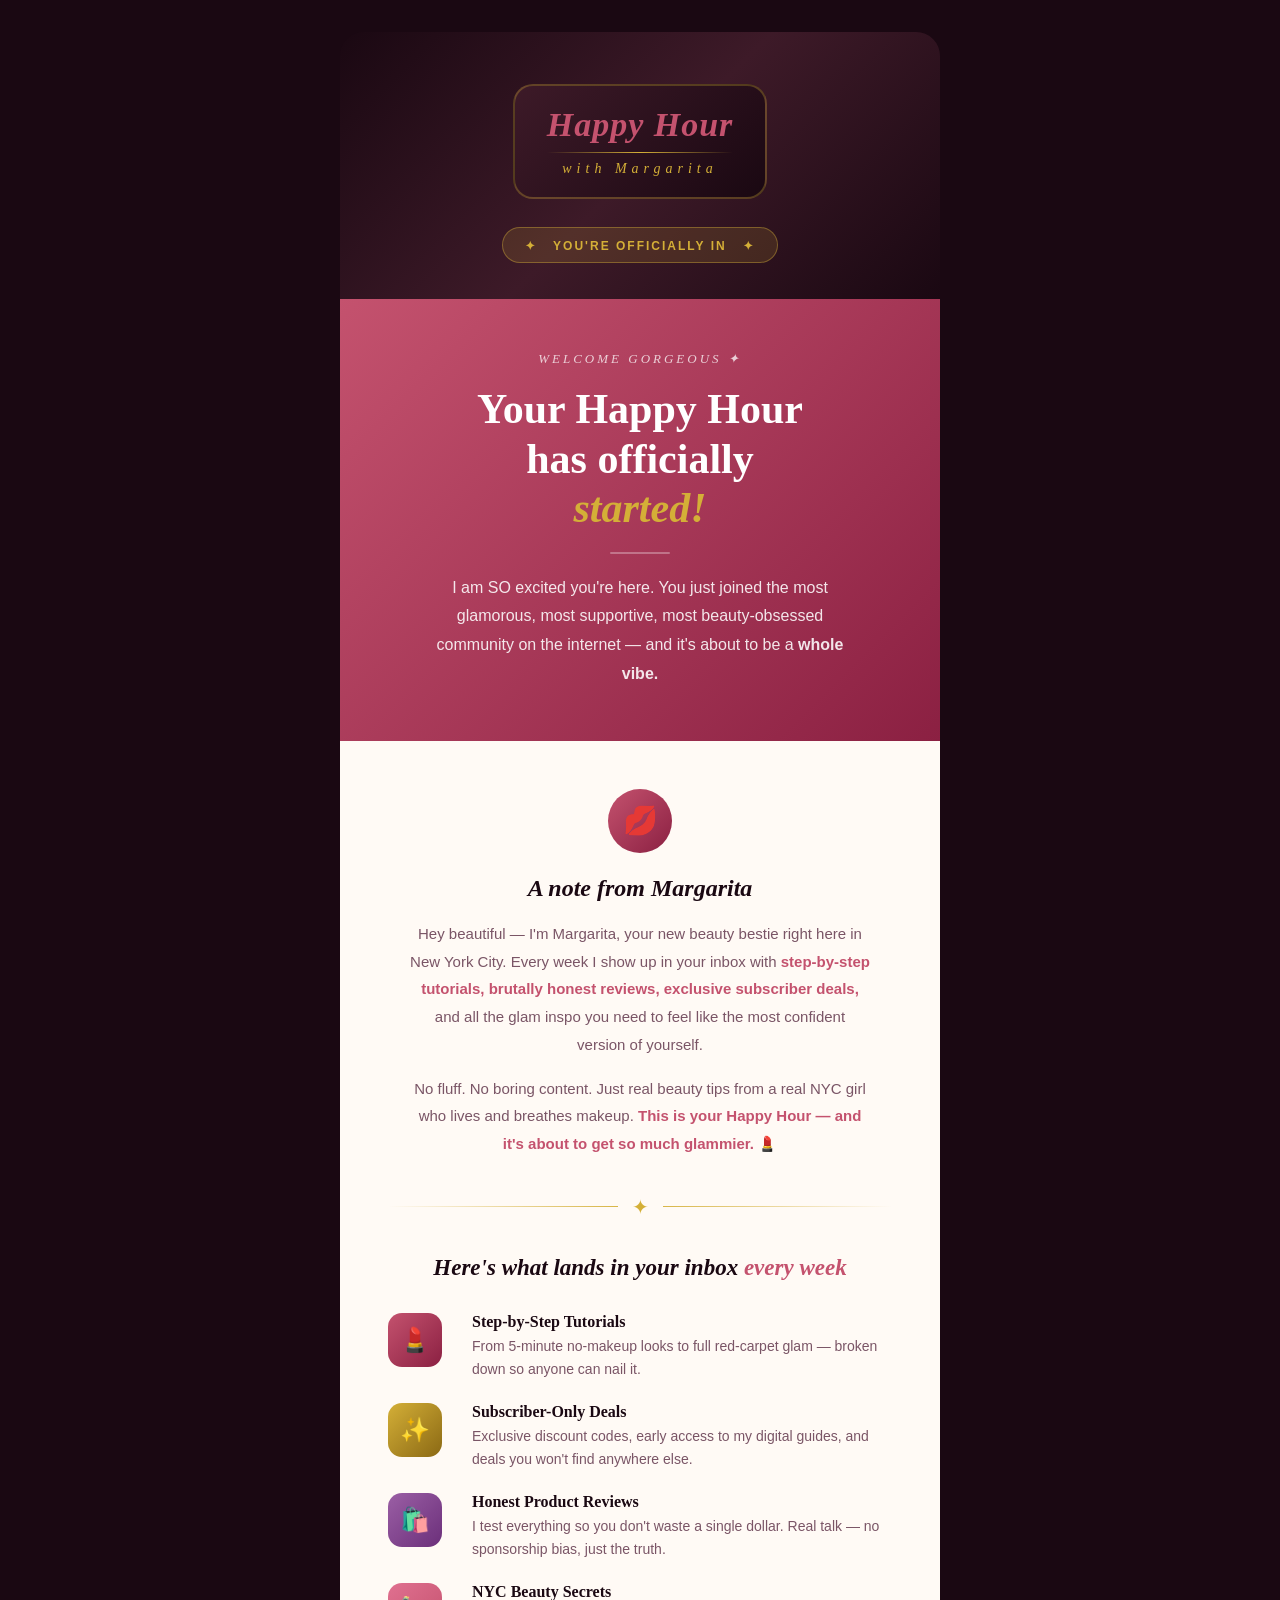
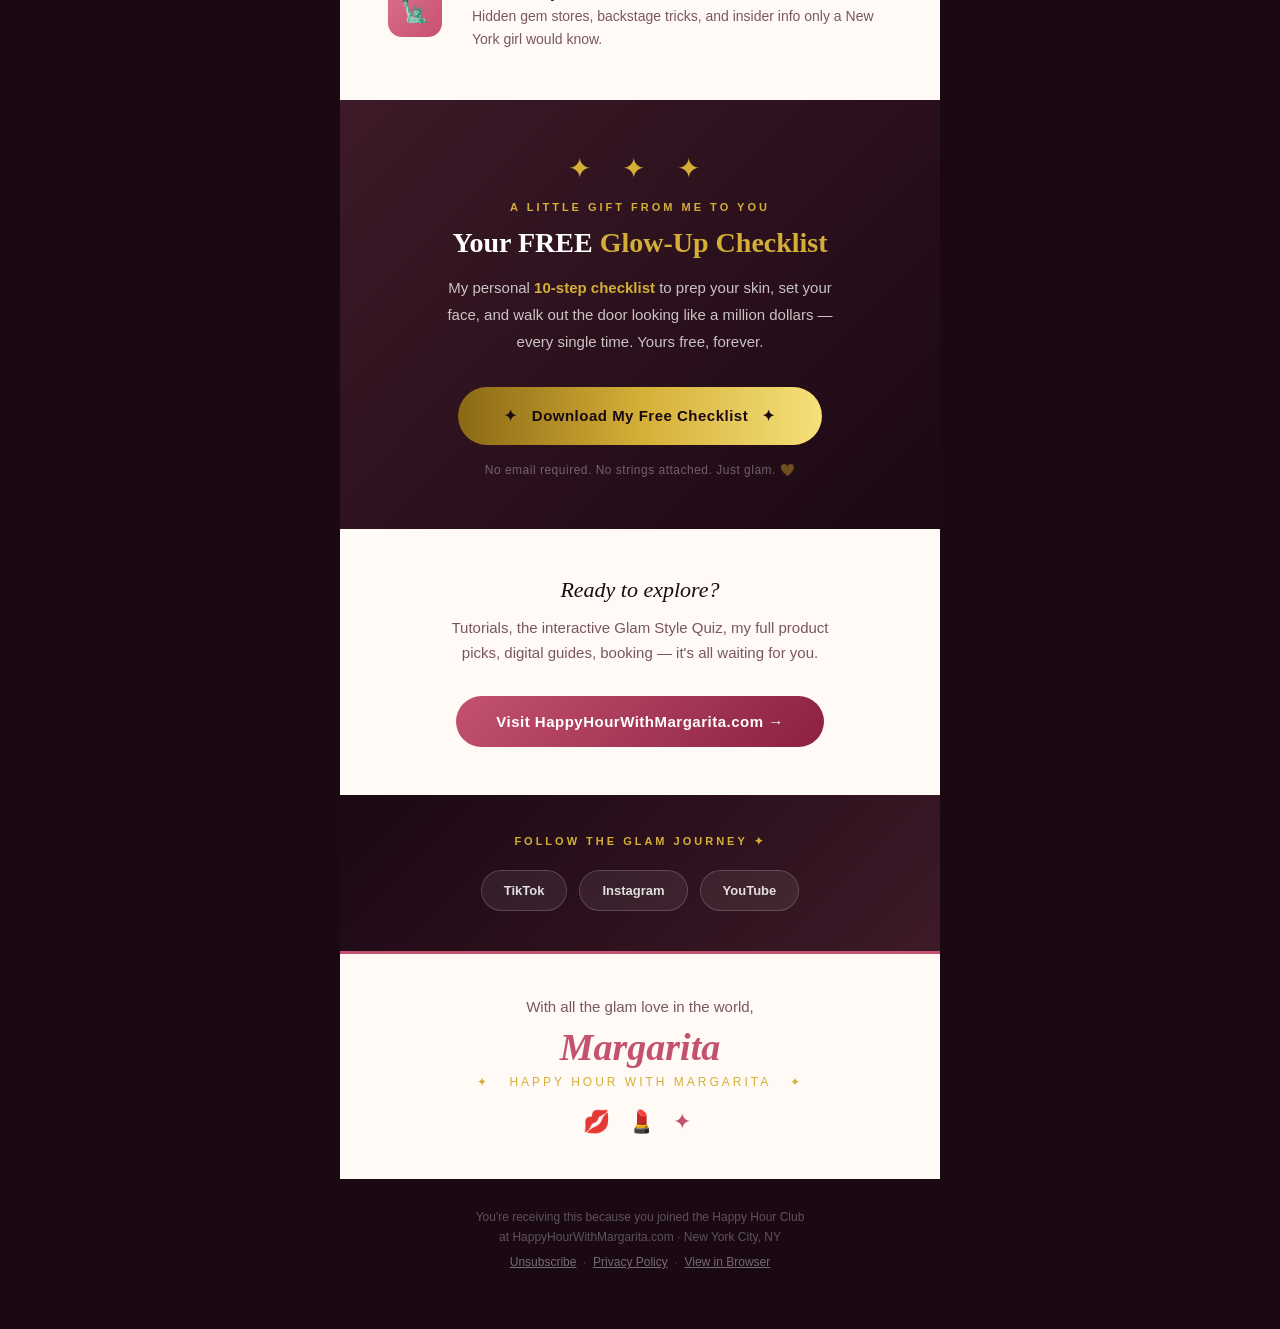
<file: welcome-email.html>
<!DOCTYPE html>
<html lang="en" xmlns="http://www.w3.org/1999/xhtml">
<head>
  <meta charset="UTF-8"/>
  <meta name="viewport" content="width=device-width, initial-scale=1.0"/>
  <meta http-equiv="X-UA-Compatible" content="IE=edge"/>
  <title>Welcome to the Happy Hour Club ✦</title>
  <style>

    /* ===== RESET ===== */
    body, table, td, a { -webkit-text-size-adjust:100%; -ms-text-size-adjust:100%; }
    table, td { mso-table-lspace:0pt; mso-table-rspace:0pt; border-collapse:collapse; }
    img { border:0; outline:none; text-decoration:none; -ms-interpolation-mode:bicubic; display:block; }
    body { margin:0; padding:0; background:#1A0812; font-family:'Helvetica Neue', Helvetica, Arial, sans-serif; }

    /* ===== SPARKLE BURST ANIMATION ===== */
    .sparkle-wrap {
      position: relative;
      background: linear-gradient(135deg, #1A0812 0%, #3D1A28 50%, #1A0812 100%);
      padding: 52px 48px 36px;
      text-align: center;
      overflow: hidden;
    }
    .spark-field {
      position: absolute;
      top: 0; left: 0; right: 0; bottom: 0;
      pointer-events: none;
    }
    .sp {
      position: absolute;
      font-size: 16px;
      opacity: 0;
      animation: sparkPop 2.4s ease-in-out infinite;
    }
    /* Each spark gets a unique position + delay */
    .sp:nth-child(1)  { top:10%; left:10%; font-size:22px; color:#D4AF37; animation-delay:0.0s; }
    .sp:nth-child(2)  { top:15%; left:30%; font-size:12px; color:#C4526E; animation-delay:0.3s; }
    .sp:nth-child(3)  { top:8%;  left:55%; font-size:18px; color:#D4AF37; animation-delay:0.6s; }
    .sp:nth-child(4)  { top:20%; left:75%; font-size:14px; color:#F9D5E5; animation-delay:0.9s; }
    .sp:nth-child(5)  { top:12%; left:88%; font-size:20px; color:#D4AF37; animation-delay:1.2s; }
    .sp:nth-child(6)  { top:55%; left:5%;  font-size:10px; color:#C4526E; animation-delay:0.4s; }
    .sp:nth-child(7)  { top:70%; left:20%; font-size:16px; color:#D4AF37; animation-delay:0.8s; }
    .sp:nth-child(8)  { top:65%; left:50%; font-size:12px; color:#F9D5E5; animation-delay:1.1s; }
    .sp:nth-child(9)  { top:75%; left:72%; font-size:20px; color:#D4AF37; animation-delay:0.2s; }
    .sp:nth-child(10) { top:60%; left:90%; font-size:14px; color:#C4526E; animation-delay:1.5s; }
    .sp:nth-child(11) { top:40%; left:15%; font-size:18px; color:#D4AF37; animation-delay:0.7s; }
    .sp:nth-child(12) { top:35%; left:82%; font-size:12px; color:#F9D5E5; animation-delay:1.8s; }
    .sp:nth-child(13) { top:85%; left:40%; font-size:16px; color:#D4AF37; animation-delay:1.0s; }
    .sp:nth-child(14) { top:30%; left:45%; font-size:10px; color:#C4526E; animation-delay:2.0s; }
    .sp:nth-child(15) { top:80%; left:60%; font-size:22px; color:#D4AF37; animation-delay:0.5s; }

    @keyframes sparkPop {
      0%   { opacity:0; transform: scale(0) rotate(0deg); }
      20%  { opacity:1; transform: scale(1.4) rotate(30deg); }
      50%  { opacity:0.8; transform: scale(1) rotate(60deg); }
      80%  { opacity:0.3; transform: scale(1.2) rotate(90deg); }
      100% { opacity:0; transform: scale(0) rotate(120deg); }
    }

    /* ===== BURST RING around logo area ===== */
    .burst-ring {
      position: relative;
      display: inline-block;
      margin: 0 auto 20px;
    }
    .burst-ray {
      position: absolute;
      top: 50%; left: 50%;
      width: 3px;
      border-radius: 4px;
      transform-origin: 0 0;
      opacity: 0;
      animation: rayShoot 2s ease-out infinite;
    }
    .burst-ray:nth-child(1)  { height:28px; background:#D4AF37; transform:rotate(0deg)   translateY(-52px); animation-delay:0.0s; }
    .burst-ray:nth-child(2)  { height:20px; background:#C4526E; transform:rotate(45deg)  translateY(-46px); animation-delay:0.15s;}
    .burst-ray:nth-child(3)  { height:28px; background:#D4AF37; transform:rotate(90deg)  translateY(-52px); animation-delay:0.3s; }
    .burst-ray:nth-child(4)  { height:20px; background:#F9D5E5; transform:rotate(135deg) translateY(-46px); animation-delay:0.45s;}
    .burst-ray:nth-child(5)  { height:28px; background:#D4AF37; transform:rotate(180deg) translateY(-52px); animation-delay:0.6s; }
    .burst-ray:nth-child(6)  { height:20px; background:#C4526E; transform:rotate(225deg) translateY(-46px); animation-delay:0.75s;}
    .burst-ray:nth-child(7)  { height:28px; background:#D4AF37; transform:rotate(270deg) translateY(-52px); animation-delay:0.9s; }
    .burst-ray:nth-child(8)  { height:20px; background:#F9D5E5; transform:rotate(315deg) translateY(-46px); animation-delay:1.05s;}

    @keyframes rayShoot {
      0%   { opacity:0; transform-origin:0 0; }
      10%  { opacity:1; }
      60%  { opacity:1; }
      100% { opacity:0; }
    }

    /* ===== GLOWING PULSE on hero ===== */
    @keyframes glowPulse {
      0%,100% { text-shadow: 0 0 20px rgba(212,175,55,0.4); }
      50%      { text-shadow: 0 0 40px rgba(212,175,55,0.9), 0 0 80px rgba(212,175,55,0.4); }
    }
    .glow-text {
      animation: glowPulse 2.5s ease-in-out infinite;
    }

    /* ===== FLOAT ANIMATION on signature ===== */
    @keyframes floatUp {
      0%,100% { transform: translateY(0); }
      50%      { transform: translateY(-5px); }
    }
    .float-sig { animation: floatUp 3s ease-in-out infinite; display:inline-block; }

    /* ===== SHIMMER on gold button ===== */
    @keyframes shimmer {
      0%   { background-position: -200% center; }
      100% { background-position:  200% center; }
    }
    .shimmer-btn {
      background: linear-gradient(90deg, #8B6914 0%, #D4AF37 40%, #F5E07A 50%, #D4AF37 60%, #8B6914 100%);
      background-size: 200% auto;
      animation: shimmer 2.5s linear infinite;
      -webkit-background-clip: text;
    }

    /* ===== MOBILE RESPONSIVE ===== */
    @media only screen and (max-width: 600px) {
      .email-container { width: 100% !important; border-radius: 0 !important; }
      .email-pad       { padding: 32px 20px !important; }
      .email-pad-sm    { padding: 24px 20px !important; }
      .hero-title      { font-size: 30px !important; line-height: 1.2 !important; }
      .logo-title      { font-size: 28px !important; }
      .logo-sub        { font-size: 13px !important; letter-spacing: 3px !important; }
      .benefit-icon    { display: block !important; margin: 0 auto 12px !important; }
      .benefit-text    { display: block !important; padding-left: 0 !important; text-align: center !important; }
      .social-td       { display: block !important; padding: 6px 0 !important; }
      .social-btn      { display: block !important; width: 100% !important; box-sizing: border-box !important; }
      .cta-btn         { display: block !important; width: 100% !important; box-sizing: border-box !important; text-align: center !important; padding: 16px 20px !important; }
      .hide-mobile     { display: none !important; }
      .full-mobile     { width: 100% !important; }
      .footer-text     { font-size: 11px !important; }
      .gift-text       { font-size: 13px !important; }
      .note-text       { font-size: 13px !important; }
      .stat-text       { font-size: 22px !important; }
      .sparkle-wrap    { padding: 40px 20px 28px !important; }
    }

    /* Gmail app dark mode fix */
    @media (prefers-color-scheme: dark) {
      .light-bg { background-color: #F5EEF0 !important; }
    }

  </style>
</head>
<body style="margin:0;padding:0;background-color:#1A0812;">

  <!-- Preview text -->
  <div style="display:none;max-height:0;overflow:hidden;mso-hide:all;font-size:1px;color:#1A0812;line-height:1px;">
    Your Happy Hour has officially started ✦ Welcome gorgeous — sparkles, glam tips & a FREE gift inside...✨💄
  </div>

  <table role="presentation" width="100%" cellspacing="0" cellpadding="0" border="0" style="background:#1A0812;">
  <tr><td align="center" style="padding:32px 12px;">

    <!-- CONTAINER -->
    <table class="email-container" role="presentation" width="600" cellspacing="0" cellpadding="0" border="0"
           style="max-width:600px;width:100%;border-radius:24px;overflow:hidden;background:#1A0812;">


      <!-- ===== SPARKLE BURST HEADER ===== -->
      <tr>
        <td class="sparkle-wrap" style="position:relative;background:linear-gradient(135deg,#1A0812 0%,#3D1A28 50%,#1A0812 100%);padding:52px 48px 36px;text-align:center;overflow:hidden;">

          <!-- Background floating sparkles -->
          <div class="spark-field" style="position:absolute;top:0;left:0;right:0;bottom:0;pointer-events:none;">
            <span class="sp">✦</span><span class="sp">✦</span><span class="sp">✦</span>
            <span class="sp">✦</span><span class="sp">✦</span><span class="sp">✦</span>
            <span class="sp">✦</span><span class="sp">✦</span><span class="sp">✦</span>
            <span class="sp">✦</span><span class="sp">✦</span><span class="sp">✦</span>
            <span class="sp">✦</span><span class="sp">✦</span><span class="sp">✦</span>
          </div>

          <!-- Logo with burst rays -->
          <div class="burst-ring" style="position:relative;display:inline-block;margin:0 auto 20px;">
            <!-- Burst rays -->
            <div class="burst-ray"></div><div class="burst-ray"></div>
            <div class="burst-ray"></div><div class="burst-ray"></div>
            <div class="burst-ray"></div><div class="burst-ray"></div>
            <div class="burst-ray"></div><div class="burst-ray"></div>

            <!-- Logo center -->
            <div style="position:relative;z-index:2;background:linear-gradient(135deg,#3D1A28,#1A0812);border:2px solid rgba(212,175,55,0.3);border-radius:20px;padding:20px 32px;">
              <p class="logo-title glow-text" style="font-family:Georgia,serif;font-size:34px;font-style:italic;font-weight:bold;color:#C4526E;margin:0;letter-spacing:1px;">Happy Hour</p>
              <div style="height:1px;background:linear-gradient(90deg,transparent,#D4AF37,transparent);margin:8px 0;"></div>
              <p class="logo-sub" style="font-family:Georgia,serif;font-size:14px;font-style:italic;color:#D4AF37;margin:0;letter-spacing:5px;">with Margarita</p>
            </div>
          </div>

          <!-- Welcome tag -->
          <div style="display:inline-block;background:rgba(212,175,55,0.15);border:1px solid rgba(212,175,55,0.4);border-radius:50px;padding:8px 22px;margin-top:8px;">
            <span style="font-size:12px;color:#D4AF37;letter-spacing:2px;text-transform:uppercase;font-weight:600;">✦ &nbsp; You're officially in &nbsp; ✦</span>
          </div>

        </td>
      </tr>


      <!-- ===== HERO ===== -->
      <tr>
        <td style="background:linear-gradient(135deg,#C4526E,#8B2042);padding:52px 48px;text-align:center;">
          <p style="font-family:Georgia,serif;font-size:13px;font-style:italic;color:rgba(255,255,255,0.75);letter-spacing:3px;text-transform:uppercase;margin:0 0 18px;">Welcome gorgeous ✦</p>
          <h1 class="hero-title" style="font-family:Georgia,serif;font-size:42px;font-weight:bold;color:#fff;margin:0 0 18px;line-height:1.18;">
            Your Happy Hour<br/>has officially<br/><em class="glow-text" style="color:#D4AF37;">started!</em>
          </h1>
          <div style="width:60px;height:2px;background:rgba(255,255,255,0.3);margin:0 auto 20px;border-radius:2px;"></div>
          <p class="note-text" style="font-size:16px;color:rgba(255,255,255,0.88);margin:0 auto;line-height:1.8;max-width:420px;">
            I am SO excited you're here. You just joined the most glamorous, most supportive, most beauty-obsessed community on the internet — and it's about to be a <strong>whole vibe.</strong>
          </p>
        </td>
      </tr>


      <!-- ===== PERSONAL NOTE ===== -->
      <tr>
        <td class="email-pad light-bg" style="background:#FFFAF5;padding:48px;text-align:center;">
          <div style="width:64px;height:64px;background:linear-gradient(135deg,#C4526E,#8B2042);border-radius:50%;margin:0 auto 22px;text-align:center;line-height:64px;font-size:28px;">💋</div>
          <h2 style="font-family:Georgia,serif;font-size:24px;color:#1A0812;margin:0 0 18px;font-style:italic;">A note from Margarita</h2>
          <p class="note-text" style="font-size:15px;color:#7A5566;line-height:1.85;margin:0 auto 16px;max-width:460px;">
            Hey beautiful — I'm Margarita, your new beauty bestie right here in New York City. Every week I show up in your inbox with
            <strong style="color:#C4526E;">step-by-step tutorials, brutally honest reviews, exclusive subscriber deals,</strong>
            and all the glam inspo you need to feel like the most confident version of yourself.
          </p>
          <p class="note-text" style="font-size:15px;color:#7A5566;line-height:1.85;margin:0 auto;max-width:460px;">
            No fluff. No boring content. Just real beauty tips from a real NYC girl who lives and breathes makeup.
            <strong style="color:#C4526E;">This is your Happy Hour — and it's about to get so much glammier. 💄</strong>
          </p>
        </td>
      </tr>


      <!-- ===== DIVIDER ===== -->
      <tr>
        <td class="light-bg" style="background:#FFFAF5;padding:0 48px;">
          <div style="height:1px;background:linear-gradient(90deg,transparent,#D4AF37,transparent);"></div>
          <div style="text-align:center;margin-top:-12px;">
            <span style="background:#FFFAF5;padding:0 14px;color:#D4AF37;font-size:20px;">✦</span>
          </div>
        </td>
      </tr>


      <!-- ===== WHAT YOU GET ===== -->
      <tr>
        <td class="email-pad light-bg" style="background:#FFFAF5;padding:36px 48px 48px;">
          <h2 style="font-family:Georgia,serif;font-size:23px;color:#1A0812;text-align:center;margin:0 0 32px;font-style:italic;">
            Here's what lands in your inbox <span style="color:#C4526E;">every week</span>
          </h2>

          <!-- Benefit 1 -->
          <table role="presentation" width="100%" cellspacing="0" cellpadding="0" border="0" style="margin-bottom:22px;">
            <tr>
              <td class="benefit-icon" width="68" valign="top" style="padding-right:0;">
                <div style="width:54px;height:54px;background:linear-gradient(135deg,#C4526E,#8B2042);border-radius:14px;text-align:center;line-height:54px;font-size:24px;">💄</div>
              </td>
              <td class="benefit-text" style="padding-left:16px;" valign="top">
                <p style="font-family:Georgia,serif;font-size:16px;font-weight:bold;color:#1A0812;margin:0 0 4px;">Step-by-Step Tutorials</p>
                <p style="font-size:14px;color:#7A5566;margin:0;line-height:1.65;">From 5-minute no-makeup looks to full red-carpet glam — broken down so anyone can nail it.</p>
              </td>
            </tr>
          </table>

          <!-- Benefit 2 -->
          <table role="presentation" width="100%" cellspacing="0" cellpadding="0" border="0" style="margin-bottom:22px;">
            <tr>
              <td class="benefit-icon" width="68" valign="top">
                <div style="width:54px;height:54px;background:linear-gradient(135deg,#D4AF37,#8B6914);border-radius:14px;text-align:center;line-height:54px;font-size:24px;">✨</div>
              </td>
              <td class="benefit-text" style="padding-left:16px;" valign="top">
                <p style="font-family:Georgia,serif;font-size:16px;font-weight:bold;color:#1A0812;margin:0 0 4px;">Subscriber-Only Deals</p>
                <p style="font-size:14px;color:#7A5566;margin:0;line-height:1.65;">Exclusive discount codes, early access to my digital guides, and deals you won't find anywhere else.</p>
              </td>
            </tr>
          </table>

          <!-- Benefit 3 -->
          <table role="presentation" width="100%" cellspacing="0" cellpadding="0" border="0" style="margin-bottom:22px;">
            <tr>
              <td class="benefit-icon" width="68" valign="top">
                <div style="width:54px;height:54px;background:linear-gradient(135deg,#9B5FA5,#6B2F7A);border-radius:14px;text-align:center;line-height:54px;font-size:24px;">🛍️</div>
              </td>
              <td class="benefit-text" style="padding-left:16px;" valign="top">
                <p style="font-family:Georgia,serif;font-size:16px;font-weight:bold;color:#1A0812;margin:0 0 4px;">Honest Product Reviews</p>
                <p style="font-size:14px;color:#7A5566;margin:0;line-height:1.65;">I test everything so you don't waste a single dollar. Real talk — no sponsorship bias, just the truth.</p>
              </td>
            </tr>
          </table>

          <!-- Benefit 4 -->
          <table role="presentation" width="100%" cellspacing="0" cellpadding="0" border="0">
            <tr>
              <td class="benefit-icon" width="68" valign="top">
                <div style="width:54px;height:54px;background:linear-gradient(135deg,#E07090,#C4526E);border-radius:14px;text-align:center;line-height:54px;font-size:24px;">🗽</div>
              </td>
              <td class="benefit-text" style="padding-left:16px;" valign="top">
                <p style="font-family:Georgia,serif;font-size:16px;font-weight:bold;color:#1A0812;margin:0 0 4px;">NYC Beauty Secrets</p>
                <p style="font-size:14px;color:#7A5566;margin:0;line-height:1.65;">Hidden gem stores, backstage tricks, and insider info only a New York girl would know.</p>
              </td>
            </tr>
          </table>
        </td>
      </tr>


      <!-- ===== FREE GIFT ===== -->
      <tr>
        <td class="email-pad" style="background:linear-gradient(135deg,#3D1A28,#1A0812);padding:52px 48px;text-align:center;">

          <!-- Animated sparkle accent -->
          <div style="font-size:28px;letter-spacing:12px;color:#D4AF37;margin-bottom:16px;animation:sparkPop 1.8s ease-in-out infinite;">✦ ✦ ✦</div>

          <p style="font-size:11px;letter-spacing:3px;text-transform:uppercase;color:#D4AF37;margin:0 0 12px;font-weight:600;">A little gift from me to you</p>
          <h2 style="font-family:Georgia,serif;font-size:28px;color:#fff;margin:0 0 14px;line-height:1.25;">
            Your FREE <span style="color:#D4AF37;" class="glow-text">Glow-Up Checklist</span>
          </h2>
          <p class="gift-text" style="font-size:15px;color:rgba(255,255,255,0.75);line-height:1.8;margin:0 auto 32px;max-width:400px;">
            My personal <strong style="color:#D4AF37;">10-step checklist</strong> to prep your skin, set your face, and walk out the door looking like a million dollars — every single time. Yours free, forever.
          </p>

          <!-- Gold shimmer CTA button -->
          <table role="presentation" cellspacing="0" cellpadding="0" border="0" style="margin:0 auto;" class="full-mobile">
            <tr>
              <td style="border-radius:50px;background:linear-gradient(90deg,#8B6914,#D4AF37,#F5E07A,#D4AF37,#8B6914);background-size:200% auto;padding:2px;" class="full-mobile">
                <a class="cta-btn" href="#"
                   style="display:inline-block;padding:18px 44px;background:linear-gradient(90deg,#8B6914,#D4AF37,#F5E07A,#D4AF37,#8B6914);background-size:200% auto;border-radius:50px;font-family:'Helvetica Neue',Arial,sans-serif;font-size:15px;font-weight:bold;color:#1A0812;text-decoration:none;letter-spacing:0.5px;">
                  ✦ &nbsp; Download My Free Checklist &nbsp; ✦
                </a>
              </td>
            </tr>
          </table>

          <p style="font-size:12px;color:rgba(255,255,255,0.35);margin:18px 0 0;letter-spacing:0.5px;">No email required. No strings attached. Just glam. 💛</p>
        </td>
      </tr>


      <!-- ===== VISIT WEBSITE ===== -->
      <tr>
        <td class="email-pad light-bg" style="background:#FFFAF5;padding:48px;text-align:center;">
          <p style="font-family:Georgia,serif;font-size:22px;font-style:italic;color:#1A0812;margin:0 0 12px;">Ready to explore?</p>
          <p style="font-size:15px;color:#7A5566;margin:0 auto 30px;line-height:1.7;max-width:400px;">
            Tutorials, the interactive Glam Style Quiz, my full product picks, digital guides, booking — it's all waiting for you.
          </p>
          <table role="presentation" cellspacing="0" cellpadding="0" border="0" style="margin:0 auto;" class="full-mobile">
            <tr>
              <td style="background:linear-gradient(135deg,#C4526E,#8B2042);border-radius:50px;" class="full-mobile">
                <a class="cta-btn" href="#"
                   style="display:inline-block;padding:17px 40px;font-family:'Helvetica Neue',Arial,sans-serif;font-size:15px;font-weight:bold;color:#fff;text-decoration:none;letter-spacing:0.5px;border-radius:50px;">
                  Visit HappyHourWithMargarita.com →
                </a>
              </td>
            </tr>
          </table>
        </td>
      </tr>


      <!-- ===== SOCIAL LINKS ===== -->
      <tr>
        <td class="email-pad" style="background:linear-gradient(135deg,#1A0812,#3D1A28);padding:40px 48px;text-align:center;">
          <p style="font-size:11px;letter-spacing:3px;text-transform:uppercase;color:#D4AF37;margin:0 0 22px;font-weight:600;">Follow the glam journey ✦</p>
          <table role="presentation" cellspacing="0" cellpadding="0" border="0" style="margin:0 auto;">
            <tr>
              <td class="social-td" style="padding:0 6px;">
                <a class="social-btn" href="#"
                   style="display:inline-block;padding:12px 22px;background:rgba(255,255,255,0.07);border:1px solid rgba(255,255,255,0.18);border-radius:50px;font-family:'Helvetica Neue',Arial,sans-serif;font-size:13px;font-weight:600;color:rgba(255,255,255,0.85);text-decoration:none;">
                  TikTok
                </a>
              </td>
              <td class="social-td" style="padding:0 6px;">
                <a class="social-btn" href="#"
                   style="display:inline-block;padding:12px 22px;background:rgba(255,255,255,0.07);border:1px solid rgba(255,255,255,0.18);border-radius:50px;font-family:'Helvetica Neue',Arial,sans-serif;font-size:13px;font-weight:600;color:rgba(255,255,255,0.85);text-decoration:none;">
                  Instagram
                </a>
              </td>
              <td class="social-td" style="padding:0 6px;">
                <a class="social-btn" href="#"
                   style="display:inline-block;padding:12px 22px;background:rgba(255,255,255,0.07);border:1px solid rgba(255,255,255,0.18);border-radius:50px;font-family:'Helvetica Neue',Arial,sans-serif;font-size:13px;font-weight:600;color:rgba(255,255,255,0.85);text-decoration:none;">
                  YouTube
                </a>
              </td>
            </tr>
          </table>
        </td>
      </tr>


      <!-- ===== SIGNATURE ===== -->
      <tr>
        <td class="email-pad light-bg" style="background:#FFFAF5;padding:44px 48px;text-align:center;border-top:3px solid #C4526E;">
          <p style="font-size:15px;color:#7A5566;margin:0 0 10px;">With all the glam love in the world,</p>
          <p class="float-sig" style="font-family:Georgia,serif;font-size:38px;font-style:italic;font-weight:bold;color:#C4526E;margin:0 0 6px;display:inline-block;">Margarita</p>
          <p style="font-size:12px;color:#D4AF37;letter-spacing:3px;text-transform:uppercase;margin:0;">✦ &nbsp; Happy Hour with Margarita &nbsp; ✦</p>
          <div style="margin-top:20px;font-size:22px;color:#C4526E;letter-spacing:6px;">💋 💄 ✦</div>
        </td>
      </tr>


      <!-- ===== FOOTER ===== -->
      <tr>
        <td class="email-pad-sm" style="background:#1A0812;padding:28px 48px;text-align:center;">
          <p class="footer-text" style="font-size:12px;color:rgba(255,255,255,0.3);margin:0 0 8px;line-height:1.7;">
            You're receiving this because you joined the Happy Hour Club<br/>at HappyHourWithMargarita.com · New York City, NY
          </p>
          <p class="footer-text" style="font-size:12px;color:rgba(255,255,255,0.25);margin:0;">
            <a href="#" style="color:rgba(255,255,255,0.4);text-decoration:underline;">Unsubscribe</a>
            &nbsp;·&nbsp;
            <a href="#" style="color:rgba(255,255,255,0.4);text-decoration:underline;">Privacy Policy</a>
            &nbsp;·&nbsp;
            <a href="#" style="color:rgba(255,255,255,0.4);text-decoration:underline;">View in Browser</a>
          </p>
        </td>
      </tr>


    </table>
    <!-- END CONTAINER -->

  </td></tr>
  </table>

</body>
</html>
</file>
